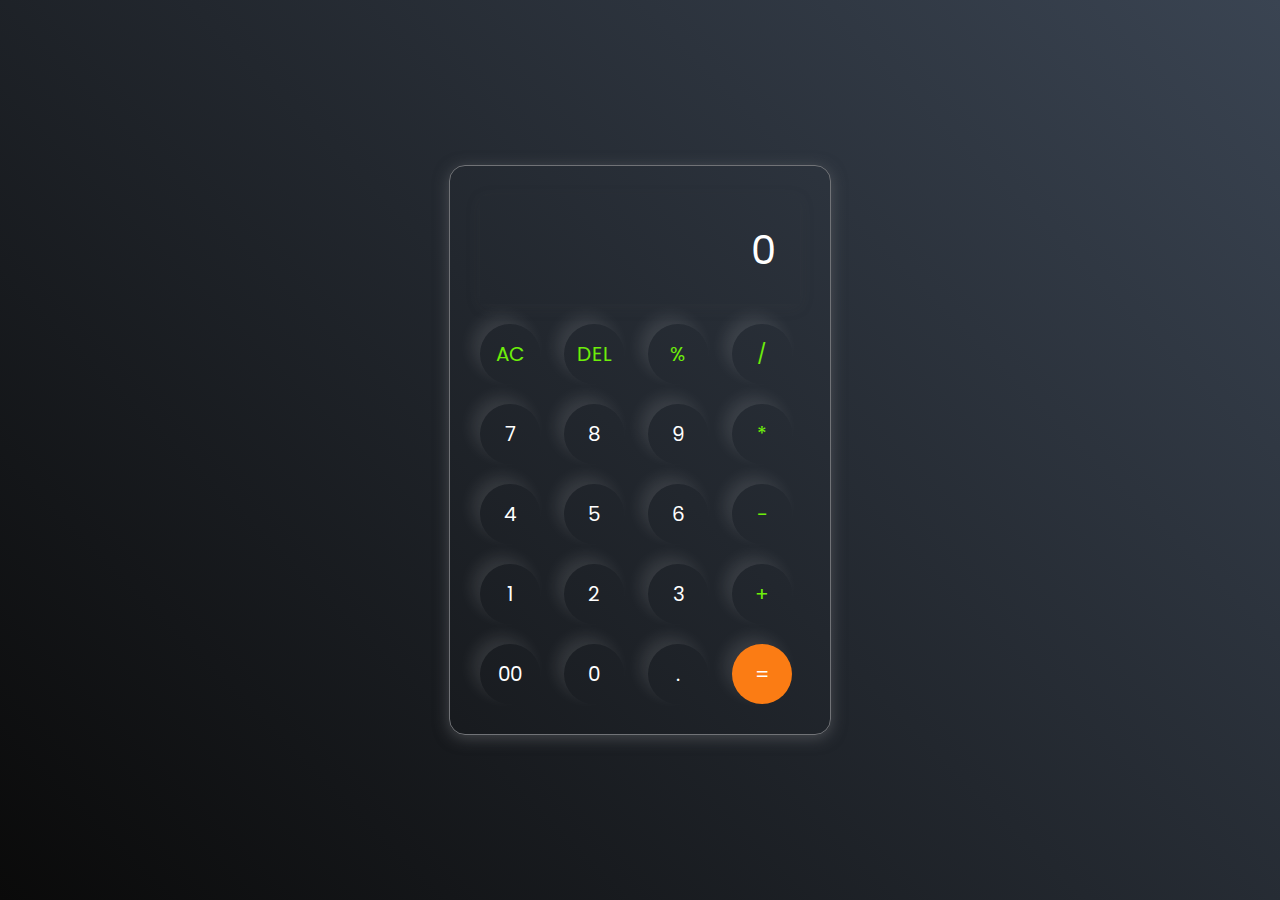
<file: Calculator/index.html>
<!DOCTYPE html>
<html lang="en">
<head>
  <meta charset="UTF-8">
  <meta name="viewport" content="width=device-width, initial-scale=1.0">
  <link rel="stylesheet" href="style.css">
  <title>Calculator - Froggy</title>
  <link rel="stylesheet" href="https://stackpath.bootstrapcdn.com/bootstrap/5.0.0-alpha1/css/bootstrap.min.css" integrity="sha384-r4NyP46KrjDleawBgD5tp8Y7UzmLA05oM1iAEQ17CSuDqnUK2+k9luXQOfXJCJ4I" crossorigin="anonymous">
  <script src="https://cdn.jsdelivr.net/npm/popper.js@1.16.0/dist/umd/popper.min.js" integrity="sha384-Q6E9RHvbIyZFJoft+2mJbHaEWldlvI9IOYy5n3zV9zzTtmI3UksdQRVvoxMfooAo" crossorigin="anonymous"></script>
  <script src="https://stackpath.bootstrapcdn.com/bootstrap/5.0.0-alpha1/js/bootstrap.min.js" integrity="sha384-oesi62hOLfzrys4LxRF63OJCXdXDipiYWBnvTl9Y9/TRlw5xlKIEHpNyvvDShgf/" crossorigin="anonymous"></script>
</head>
<body>
       <section>
    <div class="container">
    <div class="calculator">
        <input type="text" id="inputBox" placeholder="0">
    
    <div> 
        <button class="button operator">AC</button>
        <button class="button operator">DEL</button>
        <button class="button operator">%</button>
        <button class="button operator">/</button>
        
    </div>
    <div> 
        <button class="button">7</button>
        <button class="button">8</button>
        <button class="button">9</button>
        <button class="button operator">*</button>
    </div>
    <div> 
        <button class="button">4</button>
        <button class="button">5</button>
        <button class="button">6</button>
        <button class="button operator">-</button>
    </div> 
    <div> 
        <button class="button">1</button>
        <button class="button">2</button>
        <button class="button">3</button>
        <button class="button operator">+</button>
    </div>
    <div> 
        <button class="button">00</button>
        <button class="button ">0</button>
        <button class="button">.</button>
        <button class="button equalBtn">=</button>
    </div>
   </div>
   </div>
</section>
<script src="script.js"></script>
</body>
</html>
</file>
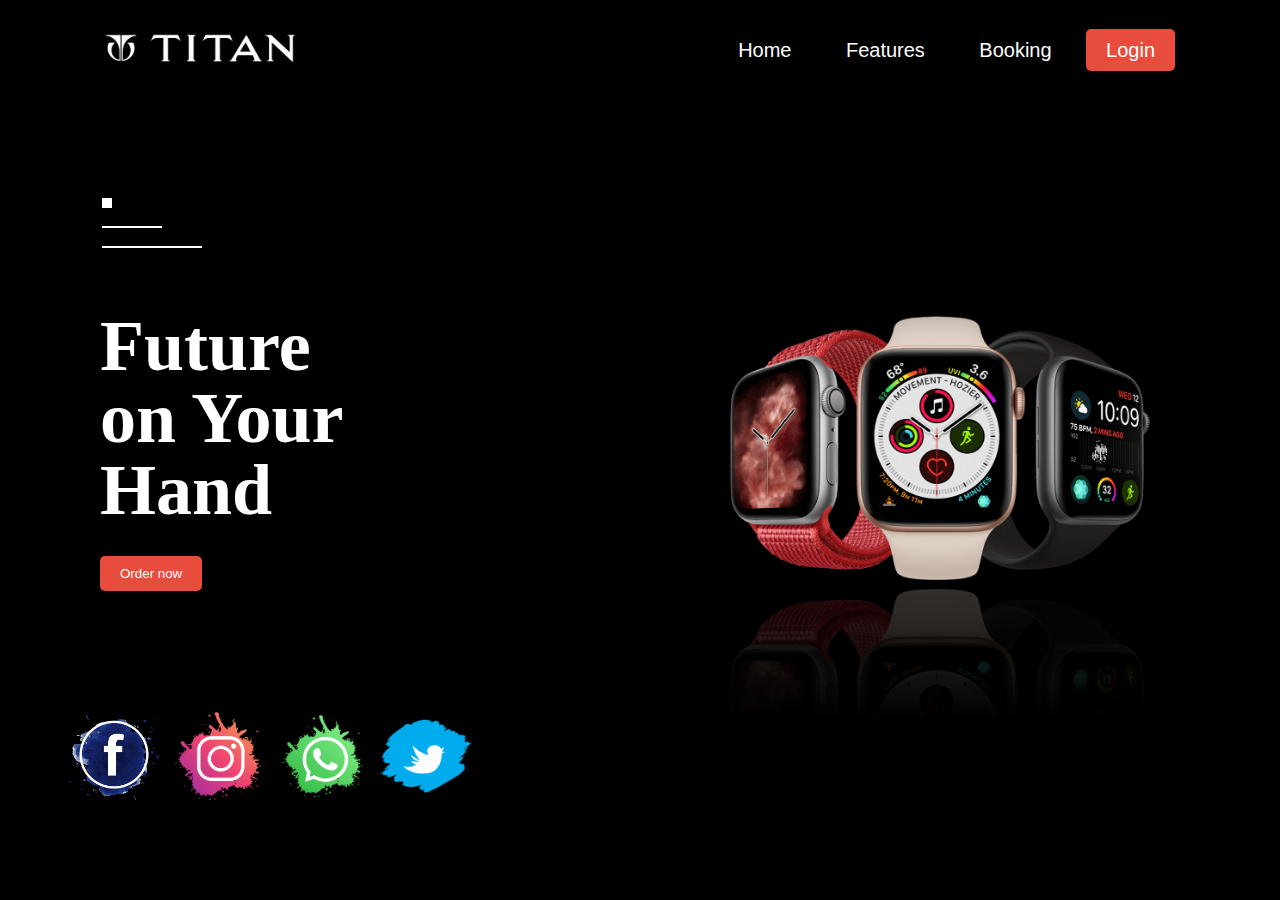
<file: Landing page/index.html>
<!DOCTYPE html>
<html lang="en">
<head>
  <meta charset="UTF-8">
  <meta name="viewport" content="width=device-width, initial-scale=1.0">
  <title>Animated Landing Page</title>
  <link rel="stylesheet" href="https://stackpath.bootstrapcdn.com/bootstrap/5.0.0-alpha1/css/bootstrap.min.css" integrity="sha384-r4NyP46KrjDleawBgD5tp8Y7UzmLA05oM1iAEQ17CSuDqnUK2+k9luXQOfXJCJ4I" crossorigin="anonymous">
  <script src="https://cdn.jsdelivr.net/npm/popper.js@1.16.0/dist/umd/popper.min.js" integrity="sha384-Q6E9RHvbIyZFJoft+2mJbHaEWldlvI9IOYy5n3zV9zzTtmI3UksdQRVvoxMfooAo" crossorigin="anonymous"></script>
  <link rel="stylesheet" href="watch.css">
  <link
  rel="stylesheet"
  href="https://cdnjs.cloudflare.com/ajax/libs/animate.css/4.1.1/animate.min.css"/>
 <script src="https://stackpath.bootstrapcdn.com/bootstrap/5.0.0-alpha1/js/bootstrap.min.js" integrity="sha384-oesi62hOLfzrys4LxRF63OJCXdXDipiYWBnvTl9Y9/TRlw5xlKIEHpNyvvDShgf/" crossorigin="anonymous">
  </script>
</head>

<header>
    <nav>
        <div class="logo">
            <img src="images/logow.png" width="200">
        </div>
        <div class="menu">
            <a href="#">Home</a>
            <a href="#">Features</a>
            <a href="#">Booking</a>
            <a href="#">Login</a>
        </div>
    </nav>
    <div class="line">
        <div class="box1"></div><br>
        <div class="box2"></div><br>
        <div class="box3"></div>
    </div>
    
    <div class="container">
        <div class="left animate__animated animate__jackInTheBox">
            <h1>Future<br> on Your Hand</h1>
            <button>Order now</button>
        </div>
        <div class="right">
            <img src="images/wat3.png" class="left animate__animated animate__lightSpeedInLeft">
        </div>
    </div>
    <div class="s-icon left animate__animated animate__lightSpeedInLeft animate__delay-2s">
        <img src="images/icon1.png" alt="">
        <img src="images/icon2.png" alt="">
        <img src="images/icon3.png" alt="">
        <img src="images/icon4.png" alt="">
    </div>




</header>
</body>
</html>
</file>
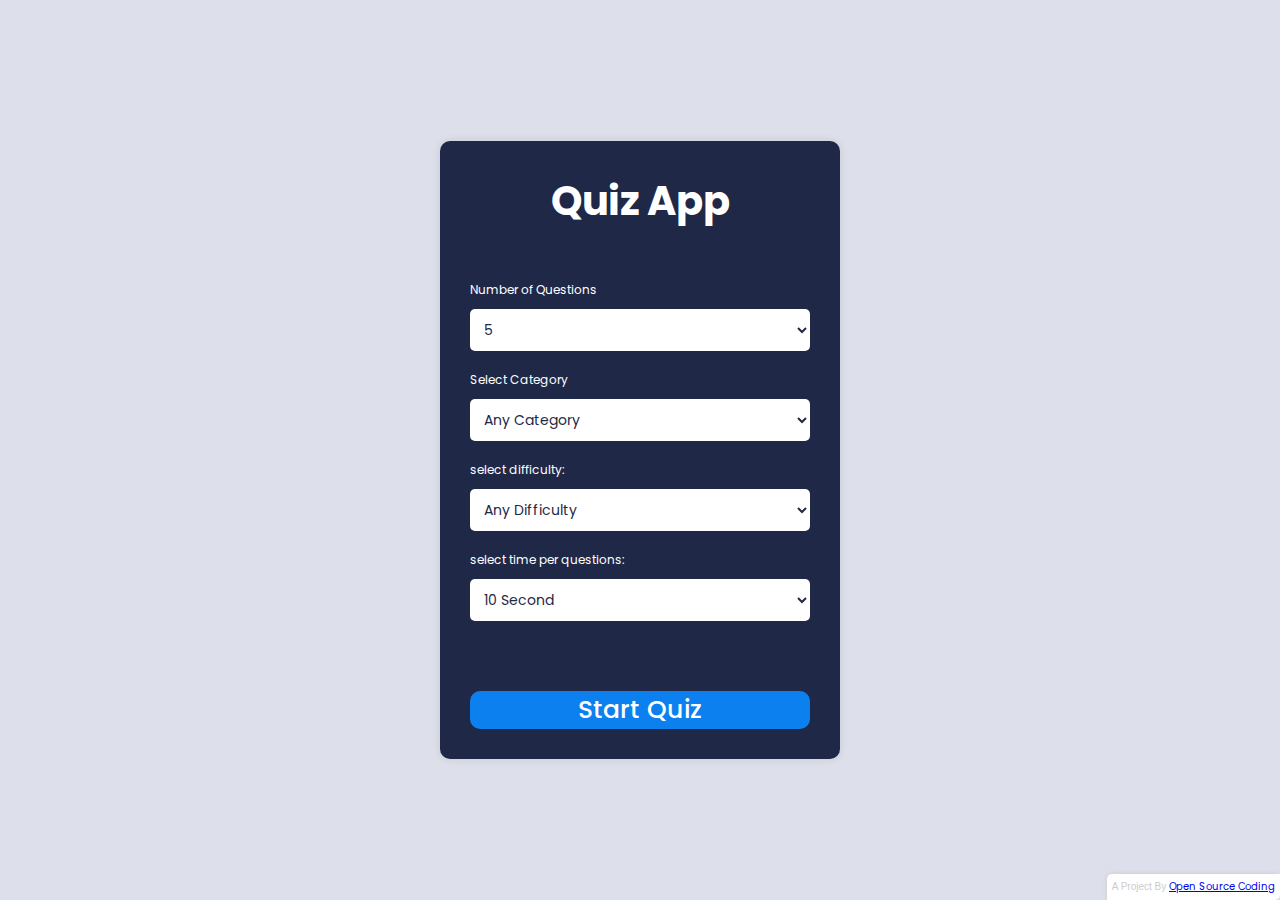
<file: online Quiz Makes/index.html>
<!DOCTYPE html>
<html lang="en">
<head>
  <meta charset="UTF-8">
  <meta http-equiv="X-UA-Compatible" content="IE-edge">
  <meta name="viewport" content="width=device-width, initial-scale=1.0">
  <link
      rel="stylesheet"
      href="https://cdnjs.cloudflare.com/ajax/libs/font-awesome/6.2.1/css/all.min.css"
      integrity="sha512-MV7K8+y+gLIBoVD59lQIYicR65iaqukzvf/nwasF0nqhPay5w/9lJmVM2hMDcnK1OnMGCdVK+iQrJ7lzPJQd1w=="
      crossorigin="anonymous"
      referrerpolicy="no-referrer"
    />
  <link rel="stylesheet" href="style.css">
  
  <title>Quiz-APP</title>
</head>
<body>
    <div class="container">
        <div class="start-screen">
            <h1 class="heading">Quiz App</h1>
            <div class="settings">
            <label for="num-questions">Number of Questions</label>
            <select id="num-questions">
             <option value="5">5</option>
            <option value="10">10</option>
            <option value="15">15</option>
            <option value="20">20</option>
            <option value="25">25</option>
            <option value="30">30</option>
        </select>
        <label for="category">Select Category</label>
            <select id="category">
             <option value="">any category</option>
            <option value="9">general knowledge</option>
            <option value="10">books</option>
            <option value="11">films</option>
            <option value="12">music</option>
            <option value="14">television</option>
            <option value="15">video games</option>
            <option value="16">board gamed</option>
            <option value="17">science & nature</option>
            <option value="18">computer</option>
            <option value="19">Mathrmatics</option>
            <option value="20">mythology</option>
            <option value="21">sports</option>
            <option value="22">geography</option>
            <option value="23">history</option>
            <option value="24">politics</option>
            <option value="25">art</option>
            <option value="28">vehicle</option>
        </select>
        <label for="difficulty">select difficulty:</label>
        <select id="difficulty">
         <option value="">any difficulty</option>
        <option value="easy">easy</option>
        <option value="medium">medium</option>
        <option value="hard">hard</option>   
    </select>
    <label for="time">select time per questions:</label>
    <select  id="time">
     <option value="10">10 second</option>
    <option value="15">15 second</option>
    <option value="20">20 second</option>
    <option value="25">25 second</option>
    <option value="30">30 second</option>
    <option value="60">60 second</option>
</select>
        </div>
   <button class="btn start">Start Quiz</button>
    </div>
    <div class="quiz hide">
        <div class="timer">
        <div class="progress">
            <div class="progress-bar"></div>
            <span class="progress-text"></span>
        </div>
    </div>
    <div class="question-wrapper">
        <div class="number">
            Question <span class="current">1</span
                ><span class="total">/10</span>
        </div>
        <div class="question">This is a Question?</div>
        </div>
        <div class="answer-wrapper">
            <div class="answer selected">
                <span class="text">answer</span>
                <span class="checkbox">
                    <i class="fas fa-check"></i>
                </span>
            </div>
        </div>
    
        <button class="btn submit" disabled>Submit</button>
    <button class="btn next">Next</button>
    </div>
    <div class="end-screen hide">
        <h1 class="heading">Quiz App</h1>
        <div class="score">
            <span class="score-text">Your Score:</span>
            <div>
                <span class="final-score">0</span>
                <span class="total-score">10</span>
            </div>
            </div>
            <button class="btn restart">Restart Quiz</button>
        </div>
       
    </div>
 

<script src="script.js"></script>
</body>
</html>
</file>
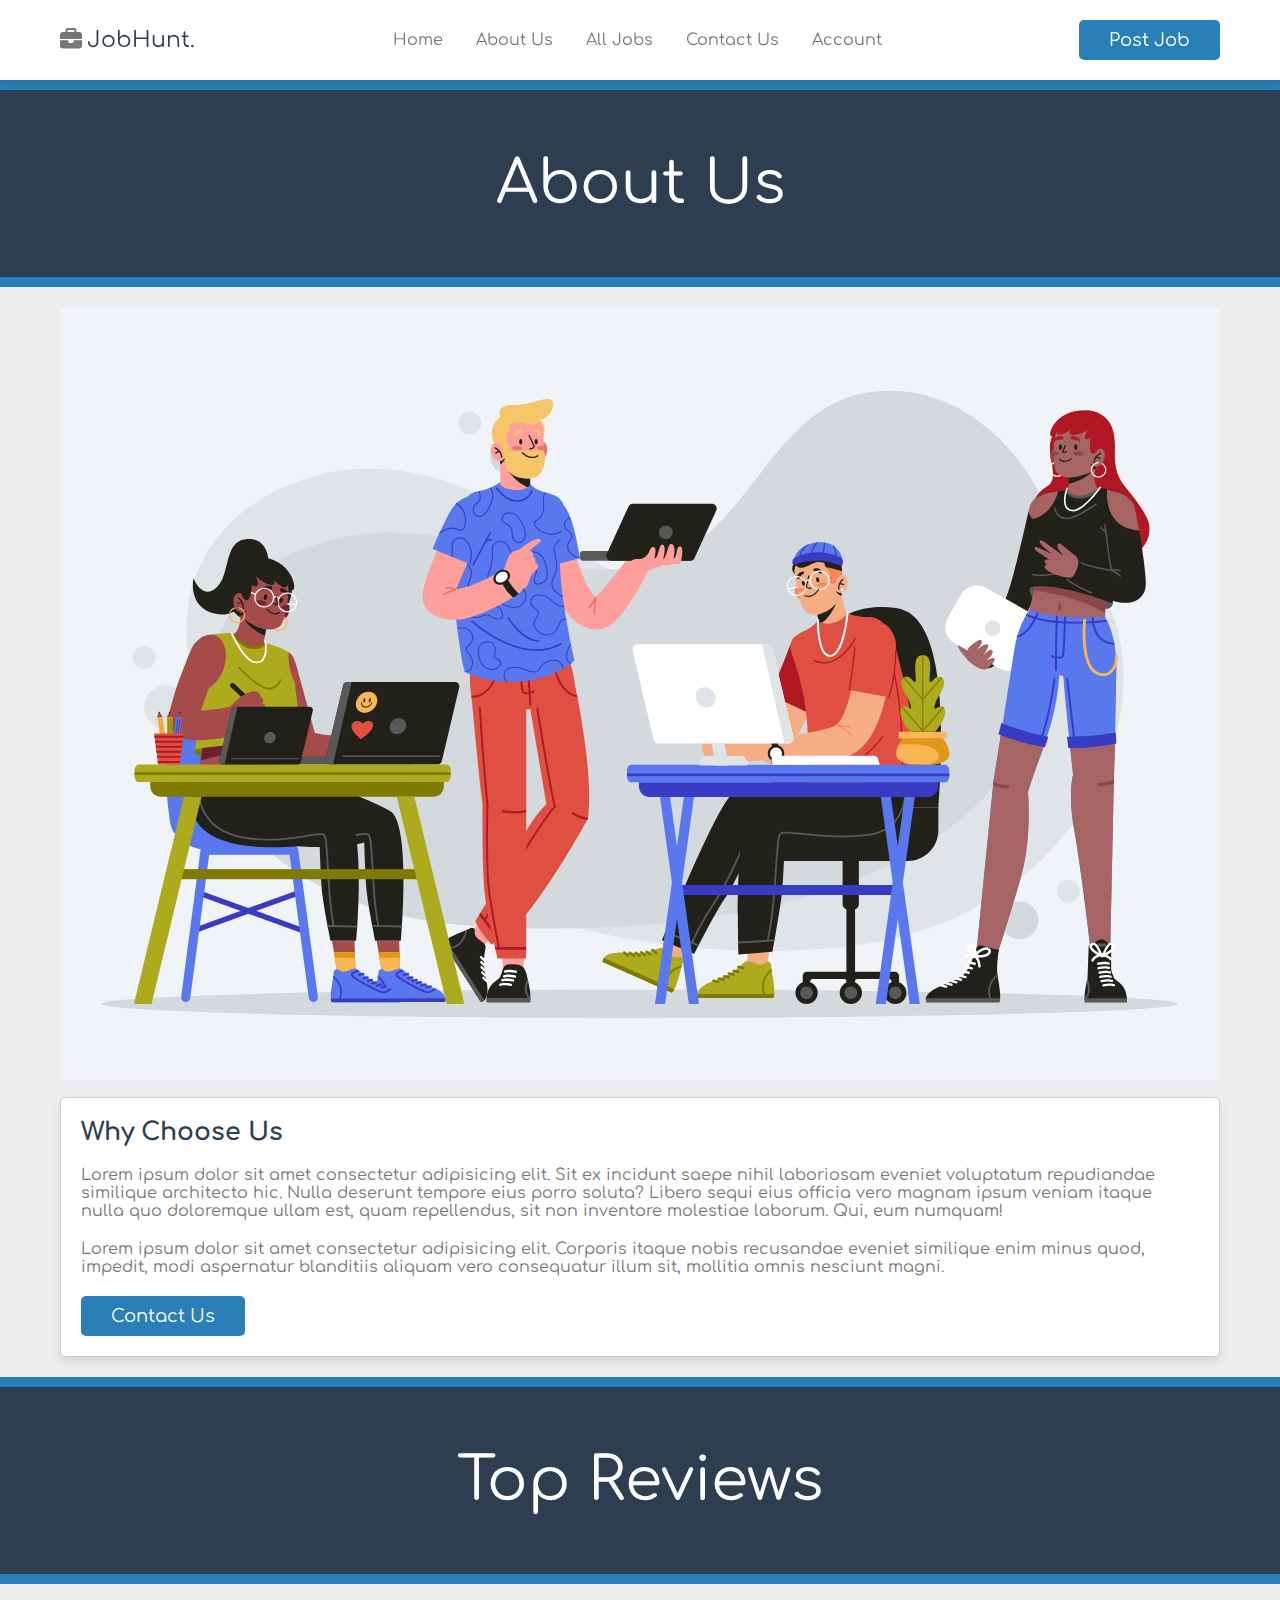
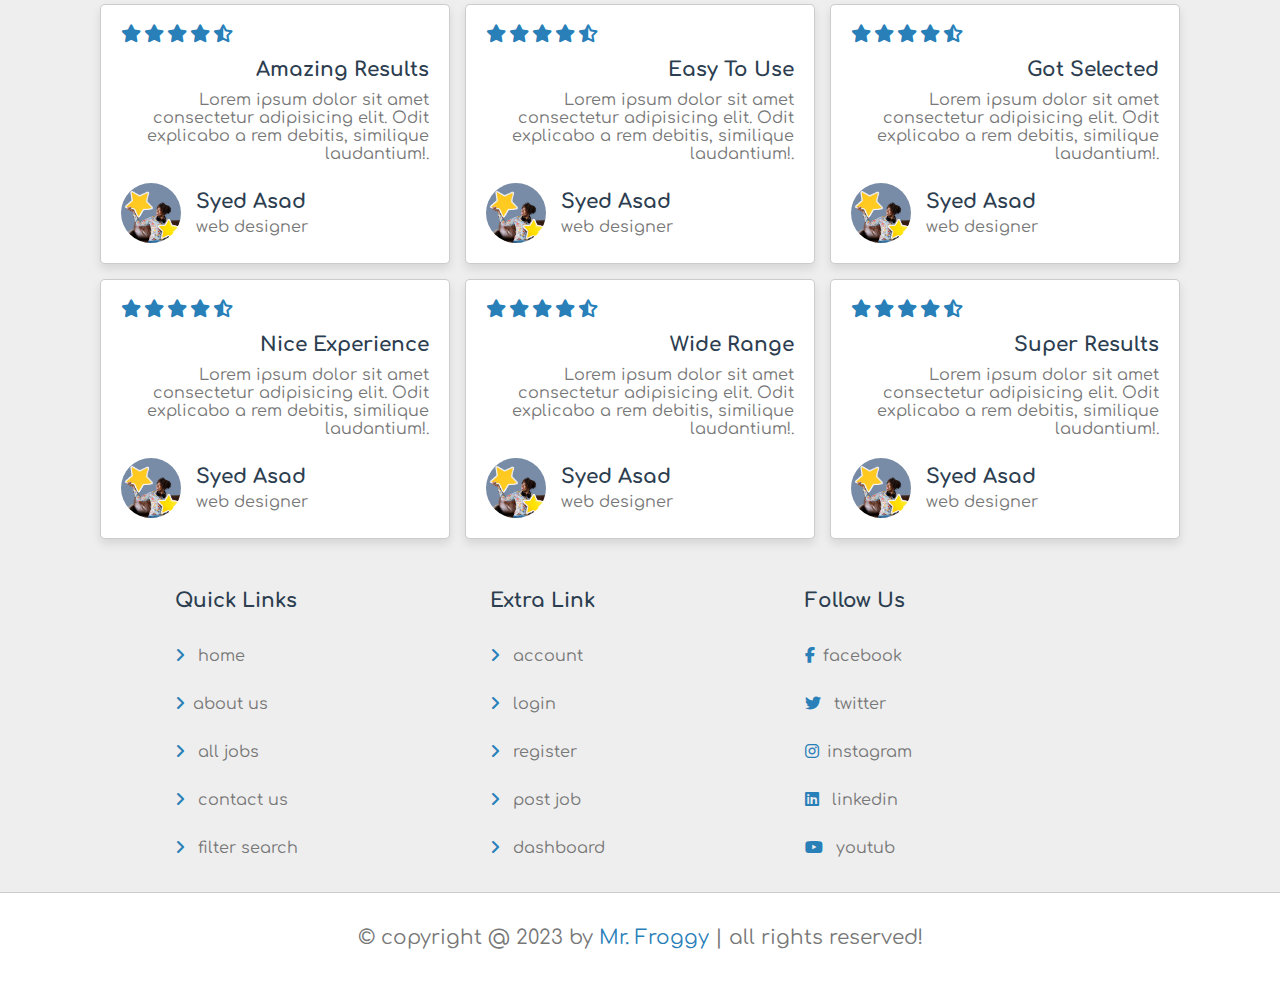
<file: Job Board page/about.html>
<!DOCTYPE html>
<html lang="en">
<head>
  <meta charset="UTF-8">
  <meta name="viewport" content="width=device-width, initial-scale=1.0">
  <title>About</title> 
  <!--custom css file link -->
 <link rel="stylesheet" href="style.css">
</head>
<body>
<!----Header section starts -->
   <header class="header">

    <section class="flex">

     <div id="menu-btn" class="fas fa-bars-staggered"></div>

      <a href="home.html" class="logo"><i class="fas fa-briefcase"></i>JobHunt.</a>

      <nav class="navbar">
        <a href="home.html">home</a>
        <a href="about.html">about us</a>
        <a href="jobs.html">all jobs</a>
        <a href="contact.html">contact us</a>
        <a href="login.html">account</a>
      </nav>

      <a href="#" class="btn" style="margin-top: 0;"> post job </a>
    </section>
   </header>
    <!-- header section ends -->

    <!-- about us section starts -->
    <div class="section-title">about us</div>
    <section class="about">
        <img src="images/about-us.svg" alt="">
        <div class="box">
            <h3>why choose us</h3>
            <p>Lorem ipsum dolor sit amet consectetur adipisicing elit. Sit ex incidunt saepe nihil laboriosam eveniet voluptatum repudiandae similique architecto hic. Nulla deserunt tempore eius porro soluta? Libero sequi eius officia vero magnam ipsum veniam itaque nulla quo doloremque ullam est, quam repellendus, sit non inventore molestiae laborum. Qui, eum numquam!</p>
            <p>Lorem ipsum dolor sit amet consectetur adipisicing elit. Corporis itaque nobis recusandae eveniet similique enim minus quod, impedit, modi aspernatur blanditiis aliquam vero consequatur illum sit, mollitia omnis nesciunt magni.</p>
            <a href="contact.html" class="btn">Contact Us</a>
        </div>


    </section>

<!-- about us section ends -->



<!-- reviews section starts -->

<div class="section-title">top reviews</div>

<section class="reviews">
<div class="box-container">

    <div class="box">
        <div class="stars">
            <i class="fas fa-star"></i>
            <i class="fas fa-star"></i>
            <i class="fas fa-star"></i>
            <i class="fas fa-star"></i>
            <i class="fas fa-star-half-alt"></i>
        </div>
        <h3 class="title">amazing results</h3>
        <p>Lorem ipsum dolor sit amet consectetur adipisicing elit. Odit explicabo a rem debitis, similique laudantium!.</p>
        <div class="user">
            <img src="images/pic-1.png" alt="">
            <div>
            <h3>Syed Asad</h3>
            <span>web designer</span>
            </div>
         </div>
        </div>
        <div class="box">
            <div class="stars">
                <i class="fas fa-star"></i>
                <i class="fas fa-star"></i>
                <i class="fas fa-star"></i>
                <i class="fas fa-star"></i>
                <i class="fas fa-star-half-alt"></i>
            </div>
            <h3 class="title">easy to use</h3>
            <p>Lorem ipsum dolor sit amet consectetur adipisicing elit. Odit explicabo a rem debitis, similique laudantium!.</p>
            <div class="user">
                <img src="images/pic-1.png" alt="">
                <div>
                <h3>Syed Asad</h3>
                <span>web designer</span>
             </div>
            </div>

        </div>
        <div class="box">
            <div class="stars">
                <i class="fas fa-star"></i>
                <i class="fas fa-star"></i>
                <i class="fas fa-star"></i>
                <i class="fas fa-star"></i>
                <i class="fas fa-star-half-alt"></i>
            </div>
            <h3 class="title">got selected</h3>
            <p>Lorem ipsum dolor sit amet consectetur adipisicing elit. Odit explicabo a rem debitis, similique laudantium!.</p>
            <div class="user">
                <img src="images/pic-1.png" alt="">
                <div>
                <h3>Syed Asad</h3>
                <span>web designer</span>
             </div>
            </div>
            </div>
            <div class="box">
                <div class="stars">
                    <i class="fas fa-star"></i>
                    <i class="fas fa-star"></i>
                    <i class="fas fa-star"></i>
                    <i class="fas fa-star"></i>
                    <i class="fas fa-star-half-alt"></i>
                </div>
                <h3 class="title">nice experience</h3>
                <p>Lorem ipsum dolor sit amet consectetur adipisicing elit. Odit explicabo a rem debitis, similique laudantium!.</p>
                <div class="user">
                    <img src="images/pic-1.png" alt="">
                    <div>
                    <h3>Syed Asad</h3>
                    <span>web designer</span>
                 </div>
                </div>
    
            </div>
            <div class="box">
                <div class="stars">
                    <i class="fas fa-star"></i>
                    <i class="fas fa-star"></i>
                    <i class="fas fa-star"></i>
                    <i class="fas fa-star"></i>
                    <i class="fas fa-star-half-alt"></i>
                </div>
                <h3 class="title">wide range</h3>
                <p>Lorem ipsum dolor sit amet consectetur adipisicing elit. Odit explicabo a rem debitis, similique laudantium!.</p>
                <div class="user">
                    <img src="images/pic-1.png" alt="">
                    <div>
                    <h3>Syed Asad</h3>
                    <span>web designer</span>
                 </div>
                </div>
    
            </div>
            <div class="box">
                <div class="stars">
                    <i class="fas fa-star"></i>
                    <i class="fas fa-star"></i>
                    <i class="fas fa-star"></i>
                    <i class="fas fa-star"></i>
                    <i class="fas fa-star-half-alt"></i>
                </div>
                <h3 class="title">super results</h3>
                <p>Lorem ipsum dolor sit amet consectetur adipisicing elit. Odit explicabo a rem debitis, similique laudantium!.</p>
                <div class="user">
                    <img src="images/pic-1.png" alt="">
                    <div>
                    <h3>Syed Asad</h3>
                    <span>web designer</span>
                 </div>
                </div>
    
            </div>
        
  </div>
</section> 


<!-- reviews section ends -->

<!----footer section start -->
  <footer class="footer">
    <section class="grid">

      <div class="box">
        <h3>quick links</h3>
        <a href="home.html"><i class="fas fa-angle-right"></i> home</a>
        <a href="about.html"><i class="fas fa-angle-right"></i>about us</a>
        <a href="jobs.html"><i class="fas fa-angle-right"></i> all jobs</a>
        <a href="contact.html"><i class="fas fa-angle-right"></i> contact us</a>
        <a href=""><i class="fas fa-angle-right"></i> filter search</a>
      </div>
      <div class="box">
        <h3>extra link</h3>
        <a href=""><i class="fas fa-angle-right"></i> account</a>
        <a href="login.html"><i class="fas fa-angle-right"></i> login</a>
        <a href="register.html"><i class="fas fa-angle-right"></i> register</a>
        <a href="#"><i class="fas fa-angle-right"></i> post job</a>
        <a href="#"><i class="fas fa-angle-right"></i> dashboard</a>
      </div>

      <div class="box">
        <h3>follow us</h3>
        <a href="#"><i class="fab fa-facebook-f"></i>facebook</a>
        <a href="#"><i class="fab fa-twitter"></i> twitter</a>
        <a href="#"><i class="fab fa-instagram"></i>instagram</a>
        <a href="#"><i class="fab fa-linkedin"></i> linkedin</a>
        <a href="#"><i class="fab fa-youtube"></i> youtub</a>


      </div>
    </section>
     <div class="credit">&copy; copyright @ 2023 by <span>Mr. Froggy</span> | all rights reserved!</div>

  </footer>


<!----footer section Ends -->


<!-- custom js file link-->
<script src="js/script.js"></script>

</body>
</html>
</file>
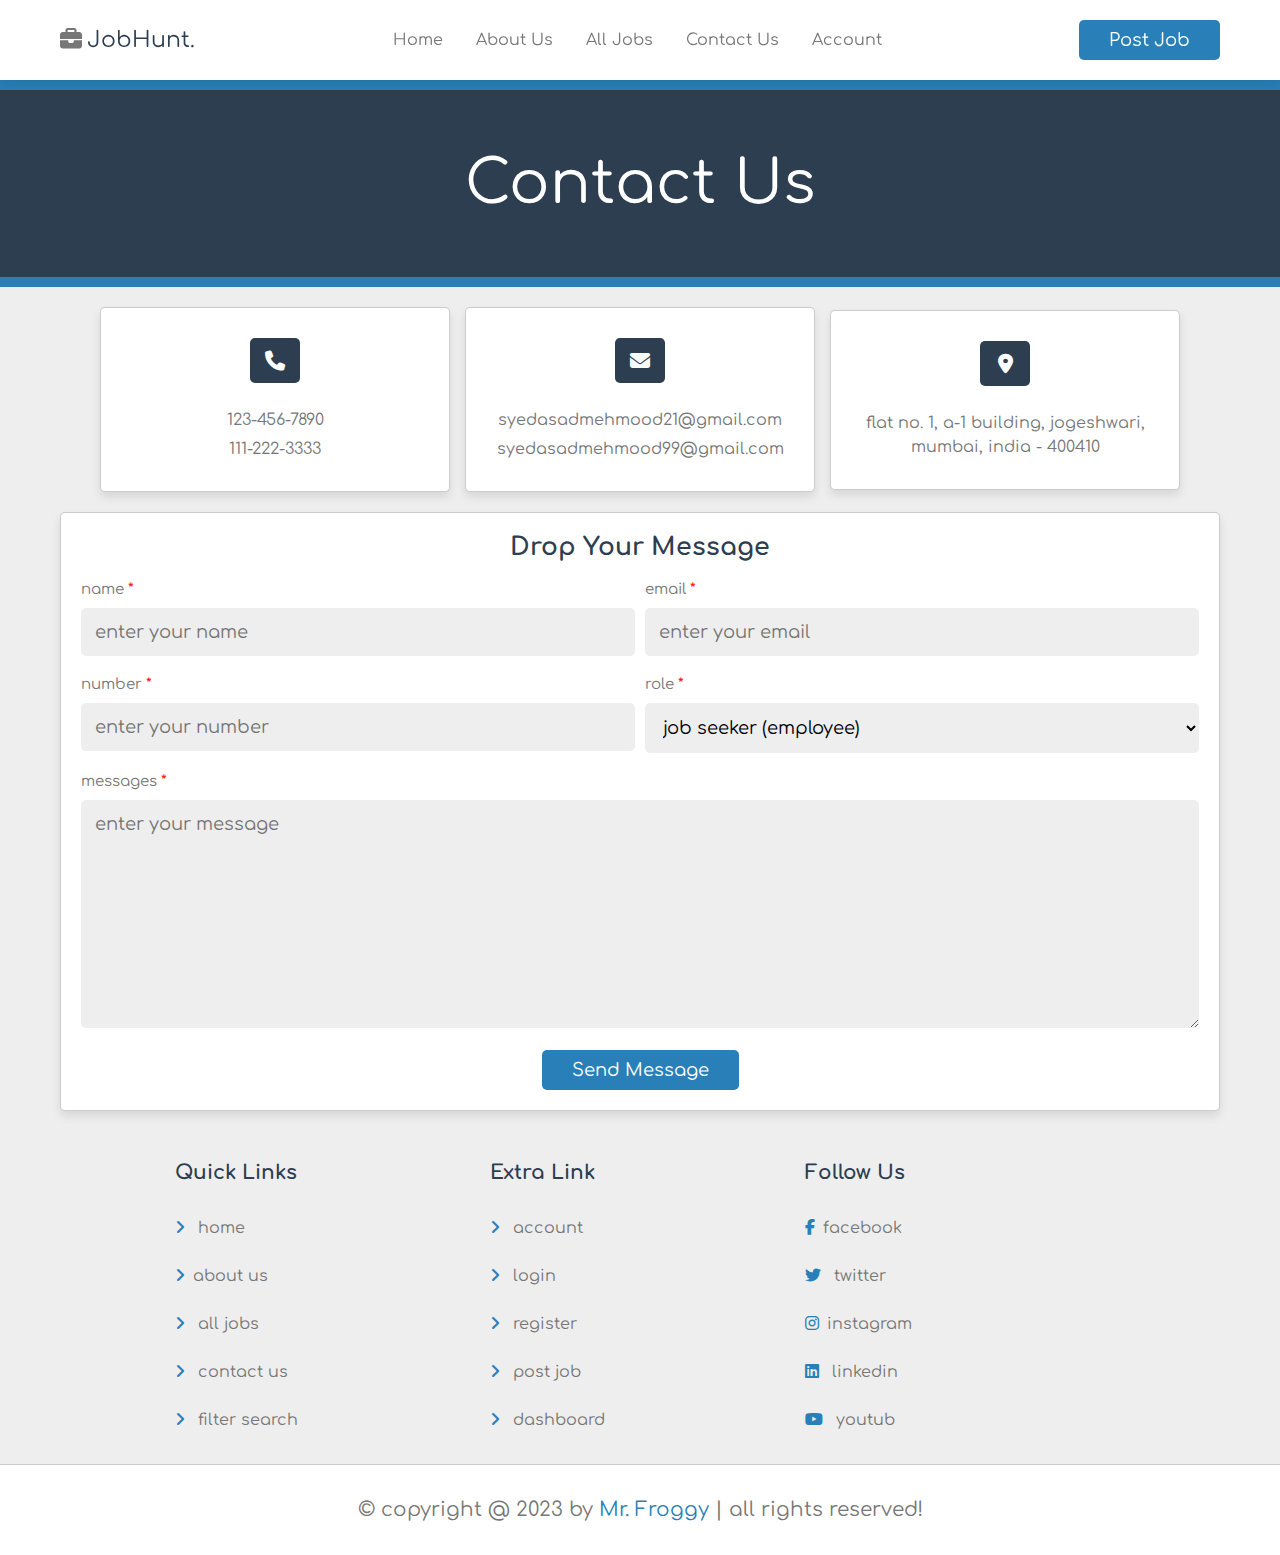
<file: Job Board page/contact.html>
<!DOCTYPE html>
<html lang="en">
<head>
  <meta charset="UTF-8">
  <meta name="viewport" content="width=device-width, initial-scale=1.0">
  <title>Contact us</title> 
  <!--custom css file link -->
 <link rel="stylesheet" href="style.css">
</head>
<body>
<!----Header section starts -->
   <header class="header">

    <section class="flex">

     <div id="menu-btn" class="fas fa-bars-staggered"></div>

      <a href="home.html" class="logo"><i class="fas fa-briefcase"></i>JobHunt.</a>

      <nav class="navbar">
        <a href="home.html">home</a>
        <a href="about.html">about us</a>
        <a href="jobs.html">all jobs</a>
        <a href="contact.html">contact us</a>
        <a href="login.html">account</a>
      </nav>

      <a href="#" class="btn" style="margin-top: 0;"> post job </a>
    </section>
   </header>

 <!-- header section ends -->

   <!-- contact us section starts -->

   <div class="section-title">contact us</div>
   <section class="contact">
    <div class="box-container">
        <div class="box">
            <i class="fas fa-phone"></i>
            <a href="tel:1234567890">123-456-7890</a>
            <a href="tel:1112223333">111-222-3333</a>
         </div>
         <div class="box">
            <i class='fas fa-envelope'></i>
            <a href="mailto:syedasadmehmood21@gmail.com">syedasadmehmood21@gmail.com</a>
            <a href="mailto:syedasadmehmood99@gmail.com">syedasadmehmood99@gmail.com</a>
           
     
     
          </div>
     
     

     <div class="box">
     <i class="fas fa-map-marker-alt"></i>
      <a href="#">flat no. 1, a-1 building, jogeshwari, mumbai, india - 400410</a>
     </div>
    
    </div>
    <form action="" method="post">
        <h3>drop your message</h3>
        <div class="flex">
            <div class="box">
                <p>name <span>*</span></p>
                <input type="text" name="name" required maxlength="20" placeholder="enter your name" class="input">
            </div>
            <div class="box">
                <p>email <span>*</span></p>
                <input type="text" email="email" required maxlength="50" placeholder="enter your email" class="input">
            </div>
            <div class="box">
                <p>number <span>*</span></p>
                <input type="number" name="number" required minlength="0" max="99999999999" maxlength="20" placeholder="enter your number" class="input">
            </div>
            <div class="box">
                <p>role <span>*</span></p>
               <select name="role" class="input">
                <option value="employee">job seeker (employee)</option>
                <option value="employeer">job provider(employeer)</option>
               </select>
            </div>
        </div>
        <p>messages <span>*</span></p>
        <textarea name="message" class="input" required maxlength="1000" placeholder="enter your message" cols="30" rows="10"></textarea>
        <input type="submit" value="send message" name="send" class="btn">
    </form>

   </section>


     <!-- contact us section ends -->









<!----footer section start -->
  <footer class="footer">
    <section class="grid">

      <div class="box">
        <h3>quick links</h3>
        <a href="home.html"><i class="fas fa-angle-right"></i> home</a>
        <a href="about.html"><i class="fas fa-angle-right"></i>about us</a>
        <a href="jobs.html"><i class="fas fa-angle-right"></i> all jobs</a>
        <a href="contact.html"><i class="fas fa-angle-right"></i> contact us</a>
        <a href=""><i class="fas fa-angle-right"></i> filter search</a>
      </div>
      <div class="box">
        <h3>extra link</h3>
        <a href=""><i class="fas fa-angle-right"></i> account</a>
        <a href="login.html"><i class="fas fa-angle-right"></i> login</a>
        <a href="register.html"><i class="fas fa-angle-right"></i> register</a>
        <a href="#"><i class="fas fa-angle-right"></i> post job</a>
        <a href="#"><i class="fas fa-angle-right"></i> dashboard</a>
      </div>

      <div class="box">
        <h3>follow us</h3>
        <a href="#"><i class="fab fa-facebook-f"></i>facebook</a>
        <a href="#"><i class="fab fa-twitter"></i> twitter</a>
        <a href="#"><i class="fab fa-instagram"></i>instagram</a>
        <a href="#"><i class="fab fa-linkedin"></i> linkedin</a>
        <a href="#"><i class="fab fa-youtube"></i> youtub</a>


      </div>
    </section>
     <div class="credit">&copy; copyright @ 2023 by <span>Mr. Froggy</span> | all rights reserved!</div>

  </footer>


<!----footer section Ends -->


<!-- custom js file link-->
<script src="js/script.js"></script>

</body>
</html>
</file>
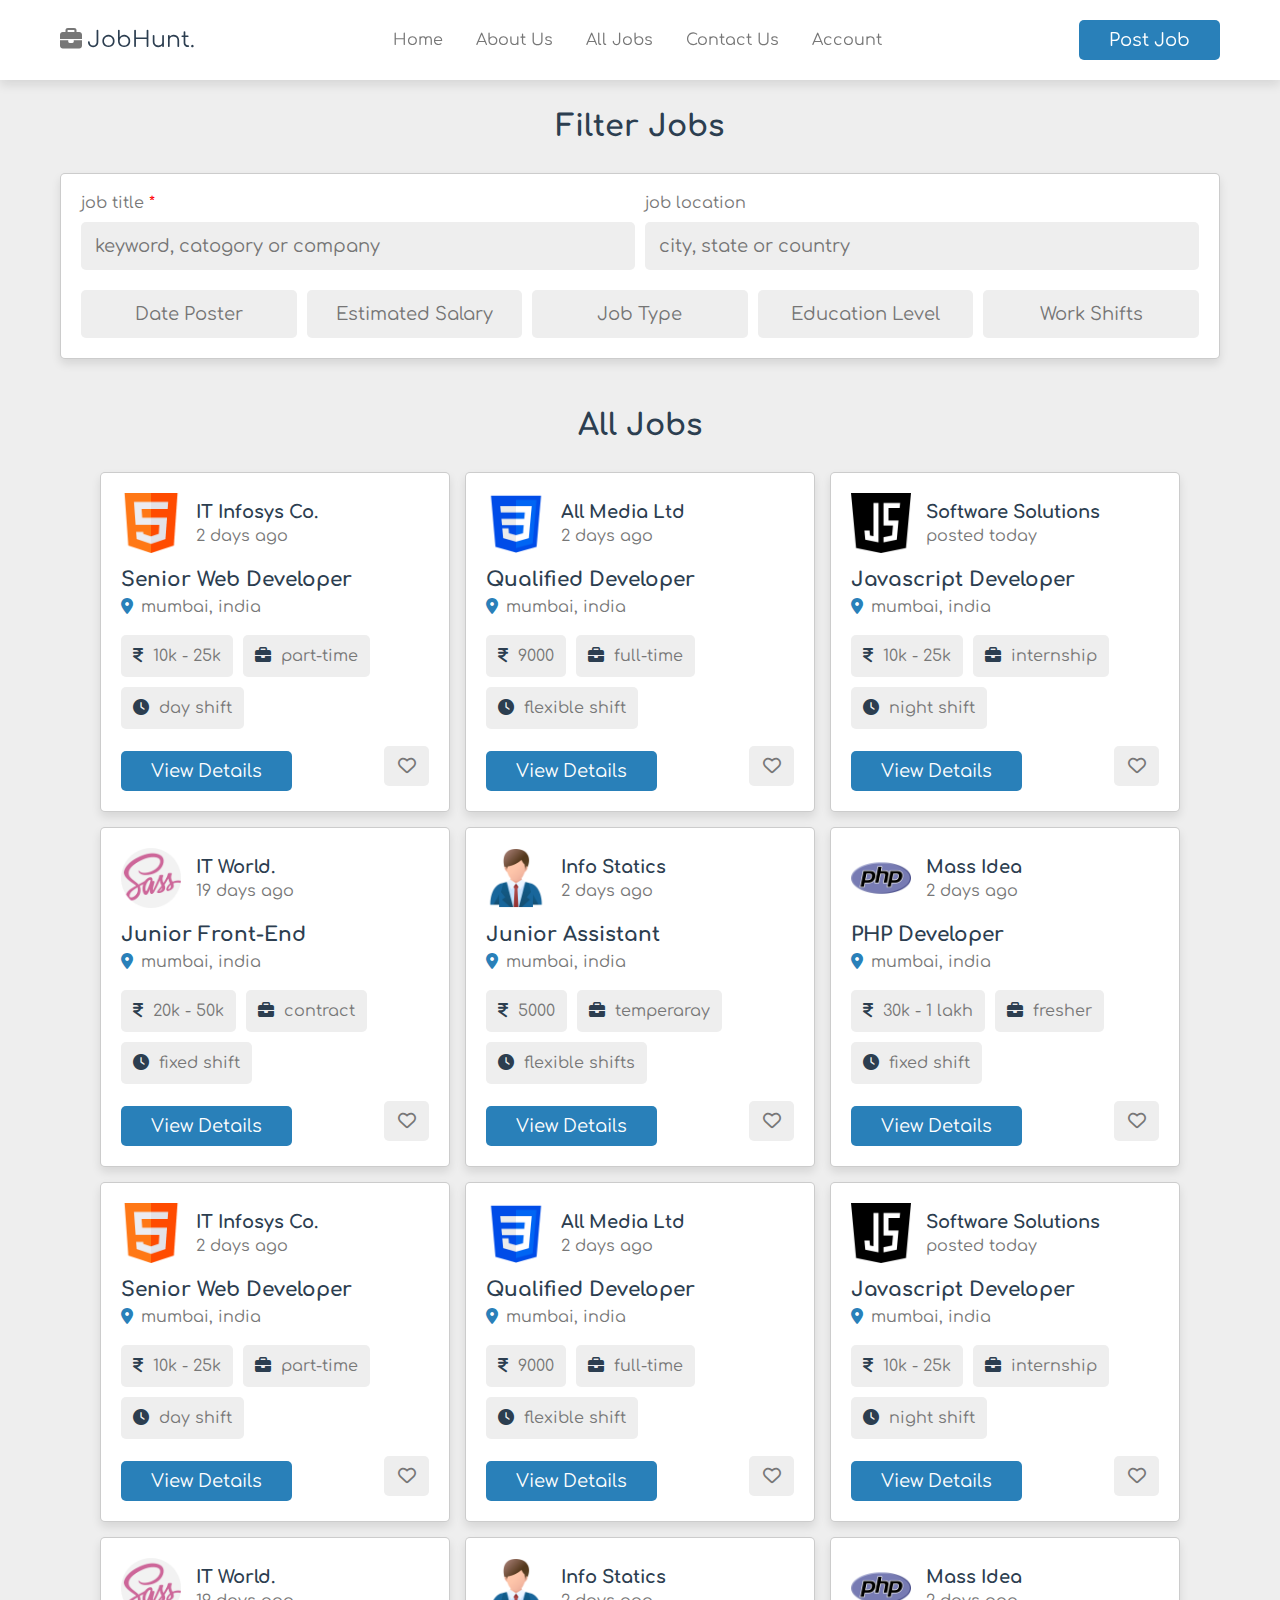
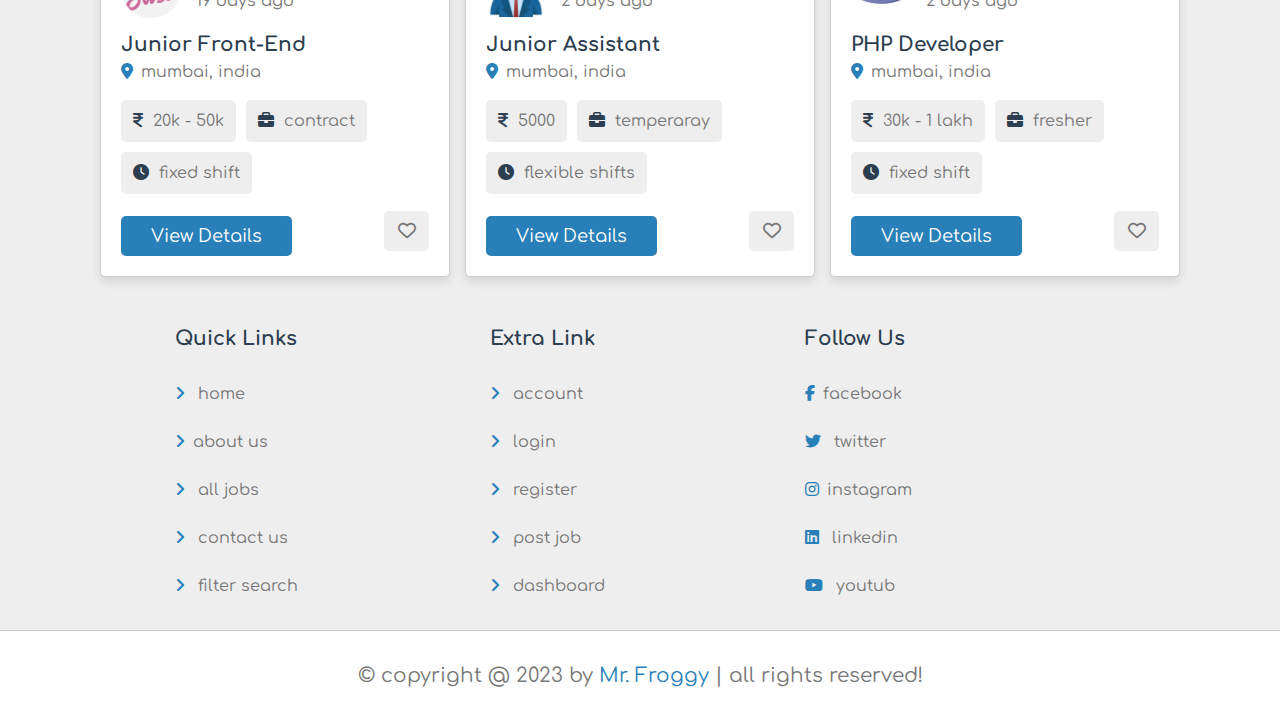
<file: Job Board page/jobs.html>
<!DOCTYPE html>
<html lang="en">
<head>
  <meta charset="UTF-8">
  <meta name="viewport" content="width=device-width, initial-scale=1.0">
  <title>All Jobs</title> 
  <!--custom css file link -->
 <link rel="stylesheet" href="style.css">
</head>
<body>
<!----Header section starts -->
   <header class="header">

    <section class="flex">

     <div id="menu-btn" class="fas fa-bars-staggered"></div>

      <a href="home.html" class="logo"><i class="fas fa-briefcase"></i>JobHunt.</a>

      <nav class="navbar">
        <a href="home.html">home</a>
        <a href="about.html">about us</a>
        <a href="jobs.html">all jobs</a>
        <a href="contact.html">contact us</a>
        <a href="login.html">account</a>
      </nav>

      <a href="#" class="btn" style="margin-top: 0;"> post job </a>
    </section>
   </header>
 <!-- header section ends -->

 <!-- job filter section starts -->
   <section class="job-filter">
    <h1 class="heading">filter jobs</h1>
    <form action="" method="post">
        <div class="flex">
            <div class="box">
                <p>job title <span>*</span></p>
                <input type="text" name="title" placeholder="keyword, catogory or company" required maxlength="20" class="input">
            </div>
            <div class="box">
                <p>job location </p>
        <input type="text" name="location" placeholder="city, state or country" required maxlength="50" class="input">
            </div>
         </div>
            <div class="dropdown-container">
                <div class="dropdown">
                    <input type="text" readonly placeholder="date poster" name="date" maxlength="20" class="output">
                    <div class="lists">
                        <p class="items">today</p>
                        <p class="items">3 days ago</p>
                        <p class="items">7 days ago</p>
                        <p class="items">10 days ago</p>
                        <p class="items">15 days ago</p>
                        <p class="items">30 days ago</p>
                       </div>
                       </div>
                     <div class="dropdown">
                        <input type="text" readonly placeholder="estimated salary" name="date" maxlength="20" class="output">
                        <div class="lists">
                            <p class="items">1k or less</p>
                            <p class="items">1k - 5k</p>
                            <p class="items">5k - 10k</p>
                            <p class="items">10k - 20k</p>
                            <p class="items">20k - 30k</p>
                            <p class="items">30k - 40k</p>
                             <p class="items">40k - 50k</p>
                             <p class="items">50k - i lakk</p>
                             <p class="items">1 lakh - 5 lakh</p>
                             <p class="items">5 lakh - 10 lakh</p>
                             <p class="items">10 lakh - 20 lakh</p>
                             <p class="items">20 lakh - 50 lakh</p>
                             <p class="items">50 lakh - 1 corore</p>
                             <p class="items">1 corore - 5 corore</p>
                             <p class="items">1 corore - 5 corore</p>
                             <p class="items">5 corore - 10 corore</p> <p class="items">10 corore or more</p>
                           
                       </div>  
                    </div>
                       
                        <div class="dropdown">
                            <input type="text" readonly placeholder="job type" name="date" maxlength="20" class="output">
                            <div class="lists">
                                <p class="items">full time</p>
                                <p class="items">part time</p>
                                <p class="items">internship</p>
                                <p class="items">contract</p>
                                <p class="items">temperary</p>
                                <p class="items">fresher</p>
                           </div>    
                          
                </div>
                <div class="dropdown">
                    <input type="text" readonly placeholder="education level" name="date" maxlength="20" class="output">
                    <div class="lists">
                        <p class="items">10th pass</p>
                        <p class="items">12th pass</p>
                        <p class="items">bachelor's degree</p>
                        <p class="items">master's degree</p>
                        <p class="items">diploma</p>
                   </div>    
                  
                </div>
                    <div class="dropdown">
                        <input type="text" readonly placeholder="work shifts" name="date" maxlength="20" class="output">
                        <div class="lists">
                            <p class="items"> day shift</p>
                            <p class="items">night shft</p>
                            <p class="items">flexible shift</p>
                            <p class="items">fixed shift</p>
                          
                    </div>
            </div>

        </div>
    </form>
   </section>




  <!-- job filter section Ends -->

 <!-- all jobs section starts  -->

   <!-- job section start -->
   <section class="jobs-container">
    <h1 class="heading">all jobs</h1>
    <div class="box-container">
      <div class="box">
        <div class="company">
          <img src="images/icon1.png" alt="">
          <div>
            <h3>IT infosys co.</h3>
            <p> 2 days ago</p>
          </div>
        </div>
        <h3 class="job-title">senior web developer</h3>
        <p class="location"><i class="fas fa-map-marker-alt"></i>
       <span>mumbai, india</span> </p>
       <div class="tags">
        <p><i class="fas fa-indian-rupee-sign"></i> <span>10k - 25k</span> </p>
       <p><i class="fas fa-briefcase" ></i> <span>part-time</span></p>
       <p><i class="fas fa-clock" ></i> <span>day shift</span></p>
       </div>
       <div class="flex-btn">
        <a href="view_job.html" class="btn">view details</a>
        <button type="submit" class="far fa-heart" name="save"></button>
       </div>

       </div>
       <div class="box">
       <div class="company">
        <img src="images/icon2.png" alt="">
        <div>
          <h3>all media ltd</h3>
          <p> 2 days ago</p>
        </div>
      </div>
      <h3 class="job-title">qualified developer</h3>
      <p class="location"><i class="fas fa-map-marker-alt"></i>
     <span>mumbai, india</span> </p>
     <div class="tags">
      <p><i class="fas fa-indian-rupee-sign"></i> <span>9000</span> </p>
     <p><i class="fas fa-briefcase" ></i> <span>full-time</span></p>
     <p><i class="fas fa-clock" ></i> <span>flexible shift</span></p>
     </div>
     <div class="flex-btn">
      <a href="view_job.html" class="btn">view details</a>
      <button type="submit" class="far fa-heart" name="save"></button>
     </div>
     </div>
     <div class="box">
     <div class="company">
      <img src="images/icon3.png" alt="">
      <div>
        <h3>software solutions</h3>
        <p> posted today</p>
      </div>
    </div>
    <h3 class="job-title">javascript developer</h3>
    <p class="location"><i class="fas fa-map-marker-alt"></i>
   <span>mumbai, india</span> </p>
   <div class="tags">
    <p><i class="fas fa-indian-rupee-sign"></i> <span>10k - 25k</span> </p>
   <p><i class="fas fa-briefcase" ></i> <span>internship</span></p>
   <p><i class="fas fa-clock" ></i> <span>night shift</span></p>
   </div>
   <div class="flex-btn">
    <a href="view_job.html" class="btn">view details</a>
    <button type="submit" class="far fa-heart" name="save"></button>
   </div>

     </div>
     <div class="box">
       <div class="company">
        <img src="images/icon4.png" alt="">
        <div>
          <h3>IT World.</h3>
          <p> 19 days ago</p>
        </div>
      </div>
      <h3 class="job-title">junior front-end</h3>
      <p class="location"><i class="fas fa-map-marker-alt"></i>
     <span>mumbai, india</span> </p>
     <div class="tags">
      <p><i class="fas fa-indian-rupee-sign"></i> <span>20k - 50k</span> </p>
     <p><i class="fas fa-briefcase" ></i> <span>contract</span></p>
     <p><i class="fas fa-clock" ></i> <span>fixed shift</span></p>
     </div>
     <div class="flex-btn">
      <a href="view_job.html" class="btn">view details</a>
      <button type="submit" class="far fa-heart" name="save"></button>
      
     </div>

     </div>
     <div class="box">
       <div class="company">
        <img src="images/icon5.png" alt="">
        <div>
          <h3>info statics</h3>
          <p> 2 days ago</p>
        </div>
      </div>
      <h3 class="job-title">junior assistant</h3>
      <p class="location"><i class="fas fa-map-marker-alt"></i>
     <span>mumbai, india</span> </p>
     <div class="tags">
      <p><i class="fas fa-indian-rupee-sign"></i> <span>5000</span> </p>
     <p><i class="fas fa-briefcase" ></i> <span>temperaray</span></p>
     <p><i class="fas fa-clock" ></i> <span>flexible shifts</span></p>
     </div>
     <div class="flex-btn">
      <a href="view_job.html" class="btn">view details</a>
      <button type="submit" class="far fa-heart" name="save"></button>
      
        </div>
     </div>
     <div class="box">
       <div class="company">
        <img src="images/icon6.png" alt="">
        <div>
          <h3>mass idea</h3>
          <p> 2 days ago</p>
        </div>
      </div>
      <h3 class="job-title">PHP developer</h3>
      <p class="location"><i class="fas fa-map-marker-alt"></i>
     <span>mumbai, india</span> </p>
     <div class="tags">
      <p><i class="fas fa-indian-rupee-sign"></i> <span>30k - 1 lakh</span> </p>
     <p><i class="fas fa-briefcase" ></i> <span>fresher</span></p>
     <p><i class="fas fa-clock" ></i> <span>fixed shift</span></p>
     </div>
       <div class="flex-btn">
        <a href="view_job.html" class="btn">view details</a>
        <button type="submit" class="far fa-heart" name="save"></button>
      
      </div>

    </div>
    
    <div class="box">
        <div class="company">
          <img src="images/icon1.png" alt="">
          <div>
            <h3>IT infosys co.</h3>
            <p> 2 days ago</p>
          </div>
        </div>
        <h3 class="job-title">senior web developer</h3>
        <p class="location"><i class="fas fa-map-marker-alt"></i>
       <span>mumbai, india</span> </p>
       <div class="tags">
        <p><i class="fas fa-indian-rupee-sign"></i> <span>10k - 25k</span> </p>
       <p><i class="fas fa-briefcase" ></i> <span>part-time</span></p>
       <p><i class="fas fa-clock" ></i> <span>day shift</span></p>
       </div>
       <div class="flex-btn">
        <a href="view_job.html" class="btn">view details</a>
        <button type="submit" class="far fa-heart" name="save"></button>
       </div>

       </div>
       <div class="box">
       <div class="company">
        <img src="images/icon2.png" alt="">
        <div>
          <h3>all media ltd</h3>
          <p> 2 days ago</p>
        </div>
      </div>
      <h3 class="job-title">qualified developer</h3>
      <p class="location"><i class="fas fa-map-marker-alt"></i>
     <span>mumbai, india</span> </p>
     <div class="tags">
      <p><i class="fas fa-indian-rupee-sign"></i> <span>9000</span> </p>
     <p><i class="fas fa-briefcase" ></i> <span>full-time</span></p>
     <p><i class="fas fa-clock" ></i> <span>flexible shift</span></p>
     </div>
     <div class="flex-btn">
      <a href="view_job.html" class="btn">view details</a>
      <button type="submit" class="far fa-heart" name="save"></button>
     </div>
     </div>
     <div class="box">
     <div class="company">
      <img src="images/icon3.png" alt="">
      <div>
        <h3>software solutions</h3>
        <p> posted today</p>
      </div>
    </div>
    <h3 class="job-title">javascript developer</h3>
    <p class="location"><i class="fas fa-map-marker-alt"></i>
   <span>mumbai, india</span> </p>
   <div class="tags">
    <p><i class="fas fa-indian-rupee-sign"></i> <span>10k - 25k</span> </p>
   <p><i class="fas fa-briefcase" ></i> <span>internship</span></p>
   <p><i class="fas fa-clock" ></i> <span>night shift</span></p>
   </div>
   <div class="flex-btn">
    <a href="view_job.html" class="btn">view details</a>
    <button type="submit" class="far fa-heart" name="save"></button>
   </div>

     </div>
     <div class="box">
       <div class="company">
        <img src="images/icon4.png" alt="">
        <div>
          <h3>IT World.</h3>
          <p> 19 days ago</p>
        </div>
      </div>
      <h3 class="job-title">junior front-end</h3>
      <p class="location"><i class="fas fa-map-marker-alt"></i>
     <span>mumbai, india</span> </p>
     <div class="tags">
      <p><i class="fas fa-indian-rupee-sign"></i> <span>20k - 50k</span> </p>
     <p><i class="fas fa-briefcase" ></i> <span>contract</span></p>
     <p><i class="fas fa-clock" ></i> <span>fixed shift</span></p>
     </div>
     <div class="flex-btn">
      <a href="view_job.html" class="btn">view details</a>
      <button type="submit" class="far fa-heart" name="save"></button>
      
     </div>

     </div>
     <div class="box">
       <div class="company">
        <img src="images/icon5.png" alt="">
        <div>
          <h3>info statics</h3>
          <p> 2 days ago</p>
        </div>
      </div>
      <h3 class="job-title">junior assistant</h3>
      <p class="location"><i class="fas fa-map-marker-alt"></i>
     <span>mumbai, india</span> </p>
     <div class="tags">
      <p><i class="fas fa-indian-rupee-sign"></i> <span>5000</span> </p>
     <p><i class="fas fa-briefcase" ></i> <span>temperaray</span></p>
     <p><i class="fas fa-clock" ></i> <span>flexible shifts</span></p>
     </div>
     <div class="flex-btn">
      <a href="view_job.html" class="btn">view details</a>
      <button type="submit" class="far fa-heart" name="save"></button>
      
        </div>
     </div>
     <div class="box">
       <div class="company">
        <img src="images/icon6.png" alt="">
        <div>
          <h3>mass idea</h3>
          <p> 2 days ago</p>
        </div>
      </div>
      <h3 class="job-title">PHP developer</h3>
      <p class="location"><i class="fas fa-map-marker-alt"></i>
     <span>mumbai, india</span> </p>
     <div class="tags">
      <p><i class="fas fa-indian-rupee-sign"></i> <span>30k - 1 lakh</span> </p>
     <p><i class="fas fa-briefcase" ></i> <span>fresher</span></p>
     <p><i class="fas fa-clock" ></i> <span>fixed shift</span></p>
     </div>
       <div class="flex-btn">
        <a href="view_job.html" class="btn">view details</a>
        <button type="submit" class="far fa-heart" name="save"></button>
      
      </div>

    </div>

</div>


   </section>
   <!-- job section end -->



  <!-- all jobs section ends  -->


<!----footer section start -->
  <footer class="footer">
    <section class="grid">

      <div class="box">
        <h3>quick links</h3>
        <a href="home.html"><i class="fas fa-angle-right"></i> home</a>
        <a href="about.html"><i class="fas fa-angle-right"></i>about us</a>
        <a href="jobs.html"><i class="fas fa-angle-right"></i> all jobs</a>
        <a href="contact.html"><i class="fas fa-angle-right"></i> contact us</a>
        <a href=""><i class="fas fa-angle-right"></i> filter search</a>
      </div>
      <div class="box">
        <h3>extra link</h3>
        <a href=""><i class="fas fa-angle-right"></i> account</a>
        <a href="login.html"><i class="fas fa-angle-right"></i> login</a>
        <a href="register.html"><i class="fas fa-angle-right"></i> register</a>
        <a href="#"><i class="fas fa-angle-right"></i> post job</a>
        <a href="#"><i class="fas fa-angle-right"></i> dashboard</a>
      </div>

      <div class="box">
        <h3>follow us</h3>
        <a href="#"><i class="fab fa-facebook-f"></i>facebook</a>
        <a href="#"><i class="fab fa-twitter"></i> twitter</a>
        <a href="#"><i class="fab fa-instagram"></i>instagram</a>
        <a href="#"><i class="fab fa-linkedin"></i> linkedin</a>
        <a href="#"><i class="fab fa-youtube"></i> youtub</a>


      </div>
    </section>
     <div class="credit">&copy; copyright @ 2023 by <span>Mr. Froggy</span> | all rights reserved!</div>

  </footer>


<!----footer section Ends -->


<!-- custom js file link-->
<script src="js/script.js"></script>
<script>
let dropdown_items = document.querySelectorAll('.job-filter form .dropdown-container .dropdown  .lists .items');

dropdown_items.forEach(items => {
    items.onclick = () => {
        items_parent = items.parentElement.parentElement;
        let output = items_parent.querySelector('.output');
        output.value = items.innerText;

    }
});
</script>

</body>
</html>
</file>
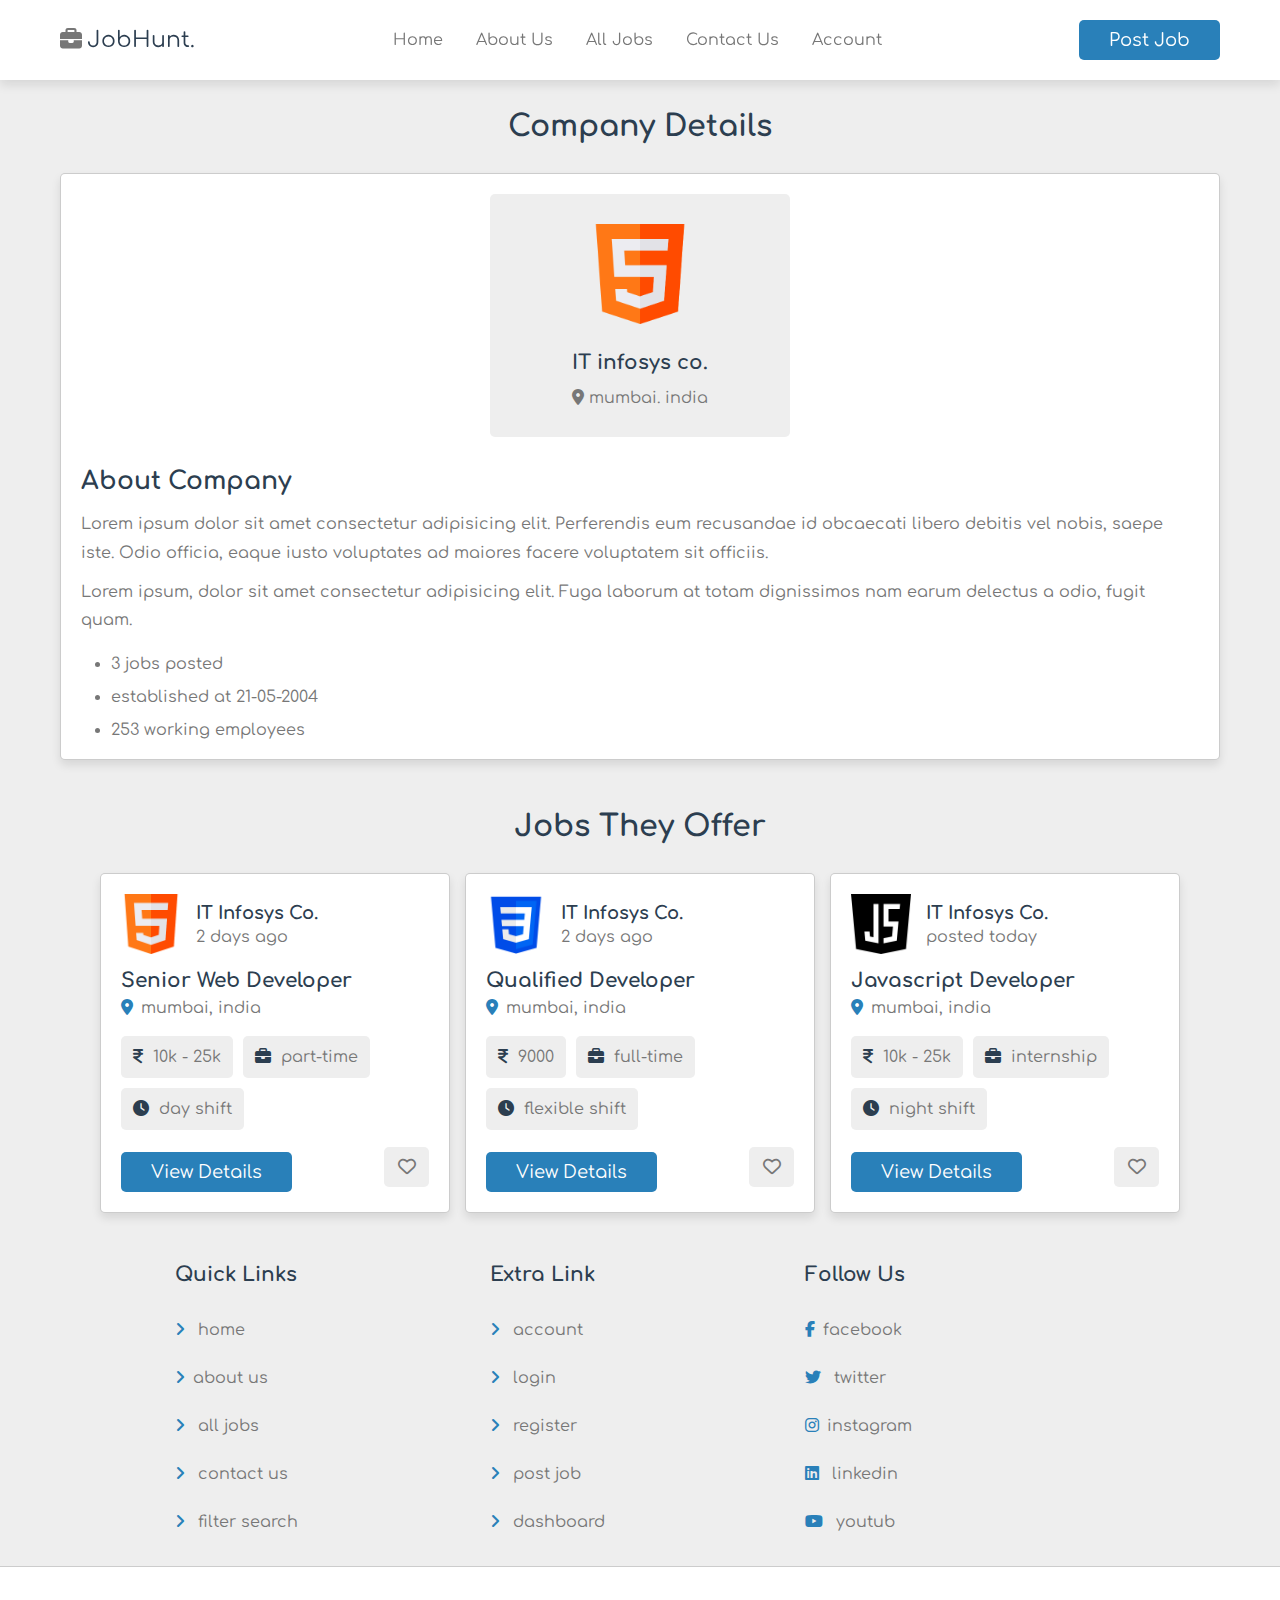
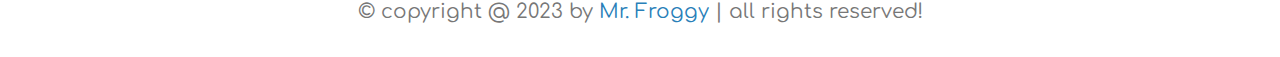
<file: Job Board page/view_company.html>
<!DOCTYPE html>
<html lang="en">
<head>
  <meta charset="UTF-8">
  <meta name="viewport" content="width=device-width, initial-scale=1.0">
  <title>View Company</title> 
  <!--custom css file link -->
 <link rel="stylesheet" href="style.css">
</head>
<body>
<!----Header section starts -->
   <header class="header">

    <section class="flex">

     <div id="menu-btn" class="fas fa-bars-staggered"></div>

      <a href="home.html" class="logo"><i class="fas fa-briefcase"></i>JobHunt.</a>

      <nav class="navbar">
        <a href="home.html">home</a>
        <a href="about.html">about us</a>
        <a href="jobs.html">all jobs</a>
        <a href="contact.html">contact us</a>
        <a href="login.html">account</a>
      </nav>

      <a href="#" class="btn" style="margin-top: 0;"> post job </a>
    </section>
   </header>
 <!-- header sectuin ends -->
<!-- company details section starts -->

<section class="view-company">
    <h1 class="heading">company details</h1>
    <div class="details">
        <div class="info">
            <img src="images/icon1.png" alt="">
            <h3>IT infosys co.</h3>
            <p><i class="fas fa-map-marker-alt"></i> mumbai. india </p>
        </div>
        <div class="description">
            <h3>about company</h3>
            <p>Lorem ipsum dolor sit amet consectetur adipisicing elit. Perferendis eum recusandae id obcaecati libero debitis vel nobis, saepe iste. Odio officia, eaque iusto voluptates ad maiores facere voluptatem sit officiis.</p>
            <p>Lorem ipsum, dolor sit amet consectetur adipisicing elit. Fuga laborum at totam dignissimos nam earum delectus a odio, fugit quam.</p>
        </div>
        <ul>
            <li>3 jobs posted</li>
            <li>established at 21-05-2004</li>
            <li>253 working employees</li>
        </ul>




    </div>
</section>

<!-- company details section ends -->
  <!-- job section start -->
  <section class="jobs-container">
    <h1 class="heading">Jobs They Offer</h1>
    <div class="box-container">
      <div class="box">
        <div class="company">
          <img src="images/icon1.png" alt="">
          <div>
            <h3>IT infosys co.</h3>
            <p> 2 days ago</p>
          </div>
        </div>
        <h3 class="job-title">senior web developer</h3>
        <p class="location"><i class="fas fa-map-marker-alt"></i>
       <span>mumbai, india</span> </p>
       <div class="tags">
        <p><i class="fas fa-indian-rupee-sign"></i> <span>10k - 25k</span> </p>
       <p><i class="fas fa-briefcase" ></i> <span>part-time</span></p>
       <p><i class="fas fa-clock" ></i> <span>day shift</span></p>
       </div>
       <div class="flex-btn">
        <a href="view_job.html" class="btn">view details</a>
        <button type="submit" class="far fa-heart" name="save"></button>
       </div>

       </div>
       <div class="box">
       <div class="company">
        <img src="images/icon2.png" alt="">
        <div>
          <h3>IT infosys co.</h3>
          <p> 2 days ago</p>
        </div>
      </div>
      <h3 class="job-title">qualified developer</h3>
      <p class="location"><i class="fas fa-map-marker-alt"></i>
     <span>mumbai, india</span> </p>
     <div class="tags">
      <p><i class="fas fa-indian-rupee-sign"></i> <span>9000</span> </p>
     <p><i class="fas fa-briefcase" ></i> <span>full-time</span></p>
     <p><i class="fas fa-clock" ></i> <span>flexible shift</span></p>
     </div>
     <div class="flex-btn">
      <a href="view_job.html" class="btn">view details</a>
      <button type="submit" class="far fa-heart" name="save"></button>
     </div>
     </div>
     <div class="box">
     <div class="company">
      <img src="images/icon3.png" alt="">
      <div>
        <h3>IT infosys co.</h3>
        <p> posted today</p>
      </div>
    </div>
    <h3 class="job-title">javascript developer</h3>
    <p class="location"><i class="fas fa-map-marker-alt"></i>
   <span>mumbai, india</span> </p>
   <div class="tags">
    <p><i class="fas fa-indian-rupee-sign"></i> <span>10k - 25k</span> </p>
   <p><i class="fas fa-briefcase" ></i> <span>internship</span></p>
   <p><i class="fas fa-clock" ></i> <span>night shift</span></p>
   </div>
   <div class="flex-btn">
    <a href="view_job.html" class="btn">view details</a>
    <button type="submit" class="far fa-heart" name="save"></button>
   </div>

     </div>

 </div>

    
   </section>
   <!-- job section end -->









<!----footer section start -->
  <footer class="footer">
    <section class="grid">

      <div class="box">
        <h3>quick links</h3>
        <a href="home.html"><i class="fas fa-angle-right"></i> home</a>
        <a href="about.html"><i class="fas fa-angle-right"></i>about us</a>
        <a href="jobs.html"><i class="fas fa-angle-right"></i> all jobs</a>
        <a href="contact.html"><i class="fas fa-angle-right"></i> contact us</a>
        <a href=""><i class="fas fa-angle-right"></i> filter search</a>
      </div>
      <div class="box">
        <h3>extra link</h3>
        <a href=""><i class="fas fa-angle-right"></i> account</a>
        <a href="login.html"><i class="fas fa-angle-right"></i> login</a>
        <a href="register.html"><i class="fas fa-angle-right"></i> register</a>
        <a href="#"><i class="fas fa-angle-right"></i> post job</a>
        <a href="#"><i class="fas fa-angle-right"></i> dashboard</a>
      </div>

      <div class="box">
        <h3>follow us</h3>
        <a href="#"><i class="fab fa-facebook-f"></i>facebook</a>
        <a href="#"><i class="fab fa-twitter"></i> twitter</a>
        <a href="#"><i class="fab fa-instagram"></i>instagram</a>
        <a href="#"><i class="fab fa-linkedin"></i> linkedin</a>
        <a href="#"><i class="fab fa-youtube"></i> youtub</a>


      </div>
    </section>
     <div class="credit">&copy; copyright @ 2023 by <span>Mr. Froggy</span> | all rights reserved!</div>

  </footer>


<!----footer section Ends -->


<!-- custom js file link-->
<script src="js/script.js"></script>

</body>
</html>
</file>
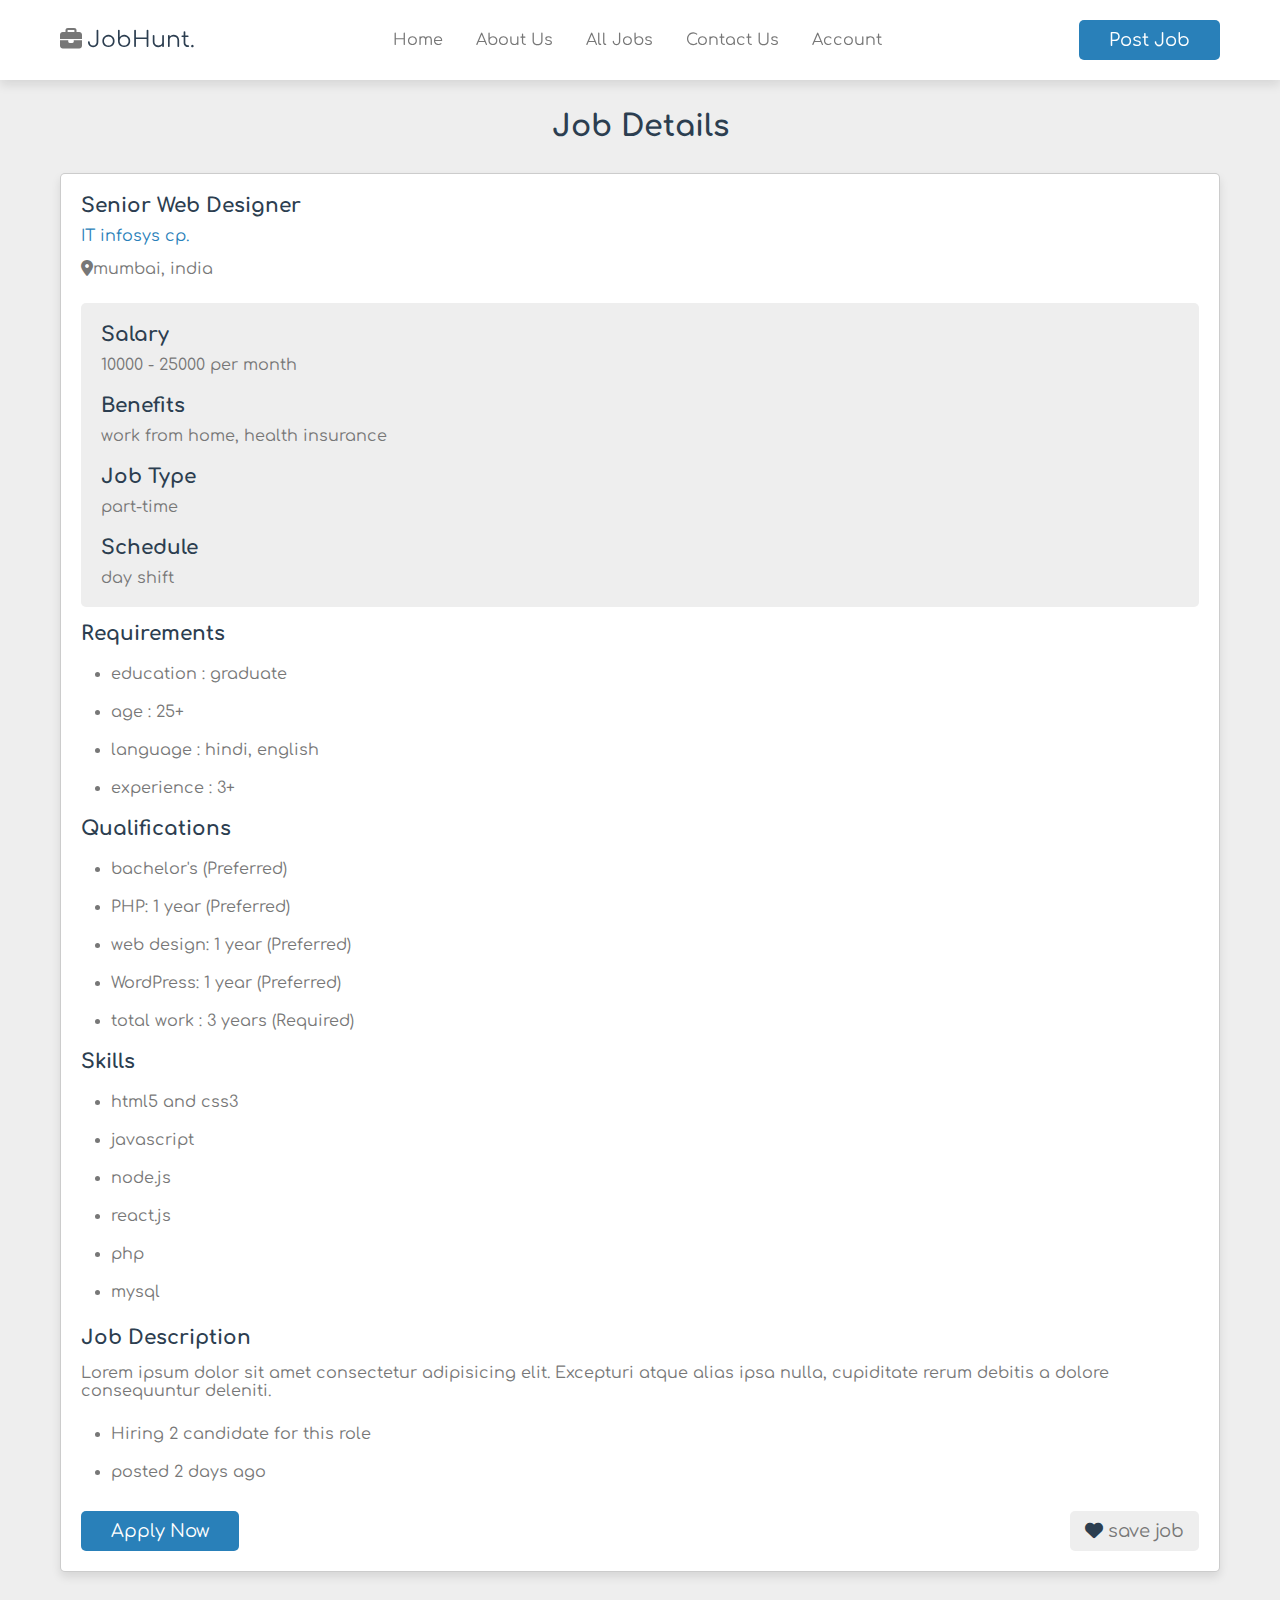
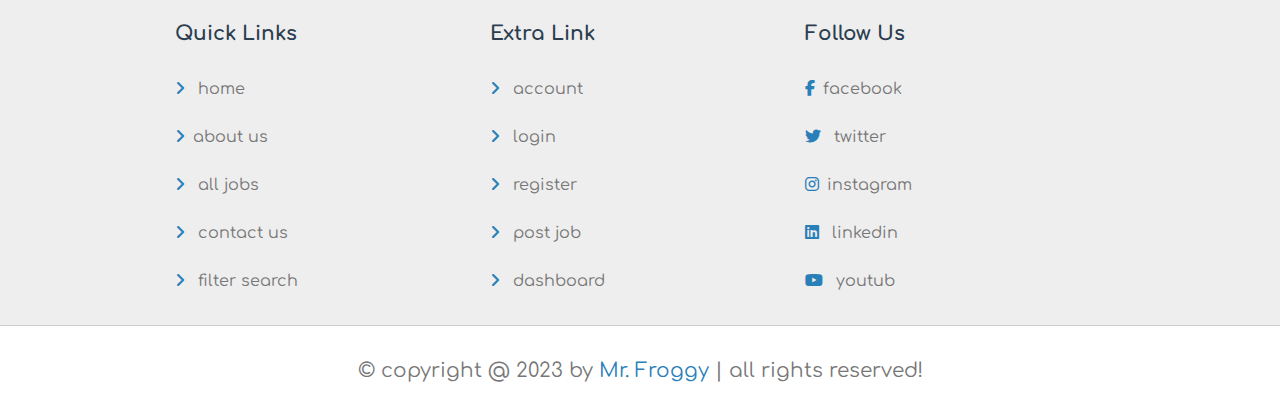
<file: Job Board page/view_job.html>
<!DOCTYPE html>
<html lang="en">
<head>
  <meta charset="UTF-8">
  <meta name="viewport" content="width=device-width, initial-scale=1.0">
  <title>View Job</title> 
  <!--custom css file link -->
 <link rel="stylesheet" href="style.css">
</head>
<body>
<!----Header section starts -->
   <header class="header">

    <section class="flex">

     <div id="menu-btn" class="fas fa-bars-staggered"></div>

      <a href="home.html" class="logo"><i class="fas fa-briefcase"></i>JobHunt.</a>

      <nav class="navbar">
        <a href="home.html">home</a>
        <a href="about.html">about us</a>
        <a href="jobs.html">all jobs</a>
        <a href="contact.html">contact us</a>
        <a href="login.html">account</a>
      </nav>

      <a href="#" class="btn" style="margin-top: 0;"> post job </a>
    </section>
   </header>

<!----Header section ends -->

<!-- view job section starts  -->

<section class="job-details">

    <h1 class="heading">job details</h1>
    <div class="details">
        <div class="job-info">
            <h3>senior web designer</h3>
        <a href="view_company.html">IT infosys cp.</a>
        <p><i class="fas fa-map-marker-alt"></i>mumbai, india
        </p>
        </div>
        <div class="basic-details">
            <h3>salary</h3>
            <p>10000 - 25000 per month</p>
            <h3>benefits</h3>
            <p>work from home, health insurance</p>
            <h3>job type</h3>
            <p>part-time</p>
            <h3>schedule</h3>
            <p>day shift</p>
        </div>
        <ul>
            <h3>requirements</h3>
            <li>education : <span>graduate</span></li>
            <li>age : <span>25+</span></li>
            <li>language : <span>hindi, english</span></li>
            <li>experience : <span>3+</span></li>
            
        </ul>
        <ul>
       <h3>qualifications</h3>
       <li>bachelor's (Preferred)</li>
       <li>PHP: 1 year (Preferred)</li>
       <li>web design: 1 year (Preferred)</li>
       <li>WordPress: 1 year (Preferred)</li>
       <li>total work  : 3 years (Required)</li>
      </ul>
      <ul>
        <h3>skills</h3>
        <li>html5 and css3</li>
        <li>javascript</li>
        <li>node.js</li>
        <li>react.js</li>
        <li>php</li>
        <li>mysql</li>
      </ul>
      <div class="description">
        <h3>job description</h3>
        <p>Lorem ipsum dolor sit amet consectetur adipisicing elit. Excepturi atque alias ipsa nulla, cupiditate rerum debitis a dolore consequuntur deleniti.</p>
        <ul>
            <li>Hiring 2 candidate for this role</li>
            <li>posted 2 days ago</li>
        </ul>
      </div>
      <form action="" method="post" class="flex-btn">
        <input type="submit" value="apply now" name="apply" class="btn">
        <button type="submit" class="save"><i class="fas fa-heart"></i><span>save job</span></button>
      </form>
    </div>
</section>





<!-- view job section ends  -->




<!----footer section start -->
  <footer class="footer">
    <section class="grid">

      <div class="box">
        <h3>quick links</h3>
        <a href="home.html"><i class="fas fa-angle-right"></i> home</a>
        <a href="about.html"><i class="fas fa-angle-right"></i>about us</a>
        <a href="jobs.html"><i class="fas fa-angle-right"></i> all jobs</a>
        <a href="contact.html"><i class="fas fa-angle-right"></i> contact us</a>
        <a href=""><i class="fas fa-angle-right"></i> filter search</a>
      </div>
      <div class="box">
        <h3>extra link</h3>
        <a href=""><i class="fas fa-angle-right"></i> account</a>
        <a href="login.html"><i class="fas fa-angle-right"></i> login</a>
        <a href="register.html"><i class="fas fa-angle-right"></i> register</a>
        <a href="#"><i class="fas fa-angle-right"></i> post job</a>
        <a href="#"><i class="fas fa-angle-right"></i> dashboard</a>
      </div>

      <div class="box">
        <h3>follow us</h3>
        <a href="#"><i class="fab fa-facebook-f"></i>facebook</a>
        <a href="#"><i class="fab fa-twitter"></i> twitter</a>
        <a href="#"><i class="fab fa-instagram"></i>instagram</a>
        <a href="#"><i class="fab fa-linkedin"></i> linkedin</a>
        <a href="#"><i class="fab fa-youtube"></i> youtub</a>


      </div>
    </section>
     <div class="credit">&copy; copyright @ 2023 by <span>Mr. Froggy</span> | all rights reserved!</div>

  </footer>


<!----footer section Ends -->


<!-- custom js file link-->
<script src="js/script.js"></script>

</body>
</html>
</file>
<file: Calculator/style.css>
@import url('https://fonts.googleapis.com/css2?family=Poppins:wght@500&display=swap');


*{
    margin: 0;
    padding: 0;
    box-sizing: border-box;
    font-family: 'Poppins', sans-serif;
}
body{
    width: 100%;
    height: 100vh;
    display: flex;
    justify-content: center;
    align-items: center;
    background: linear-gradient(45deg, #0a0a0a, #3a4452)
}

.calculator {
    border: 1px solid #717377;
    padding: 20px;
    border-radius: 16px;
    background: transparent;
    box-shadow: 0px 3px 15px rgba(113, 115, 119, 0.5);
}
input{
    width: 320px;
    border: none;
    padding: 24px;
    margin: 10px;
    background: transparent;
    box-shadow: 0px 3px 15px rgba(84, 84, 84, 0.1);
    font-size: 40px;
    text-align: right;
    cursor: pointer;
    color: #ffffff
}

input::placeholder {
    color: #ffffff;
}
.button{
    border: none;
    width: 60px;
    height: 60px;
    margin: 10px;
    border-radius: 50%;
    background: transparent;
   color: #ffffff;
   font-size: 20px;
   box-shadow: -8px -8px 15px rgba(255, 255, 255, 0.1);
   cursor: pointer;
}

.equalBtn{
   background-color:#fb7c14;
}

.operator{
    color: #6dee0a;
}
</file>
<file: Landing page/watch.css>
*{ padding: 0; margin:0; box-sizing: border-box;}
body{
    background-color: black;
    color: white;
}
nav {
    width: 100%;
    height: 100px;
    display: flex;
    justify-content: space-between;
    align-items: center;
    padding: 0px 100px;
    font-family: 'Poppins', sans-serif;
    position: absolute;
    top:0;
}
.menu a{
    text-decoration: none;
    color: white;
    font-size: 20px;
    padding: 10px 20px;
    margin: 0px 5px;

}
.menu a:last-child {
    background-color: #e74c3c;
    border-radius: 5px;
}
.menu a:hover {
    background: #e74c3c;
    border-radius: 5px;
    transition: 0.4d linear;
}
.line {
    position: absolute;
    top: 22%;
    left: 8%;
}
.box1 {
    width: 10px;
    height: 10px;
    background: white;
}
.box2 {
    width: 60px;
    height: 2px;
    background: white;
}
.box3 {
    width: 100px;
    height: 2px;
    background: white;
}
.container {
    width: 100%;
    height: 100vh;
    display: flex;
    justify-content: space-between;
    align-items: center;
    padding: 0px 100px;

}
.left{
    flex-basis: 40%;
    margin-right: 90px;
    padding-right: 120px;
}
.right{
    flex-basis: 50%;
    -webkit-box-reflect:below 1px linear-gradient(transparent, transparent, #0004)
}
.right img{
    width: 100%;
    margin-left: 90px;
    
}
.left h1 {
    font-size: 4.5rem;
    line-height: 4.5rem;
  
   
   
  
   
}
.left button {
   
        background: #e74c3c;
        color: white;
        padding: 10px 20px;
        margin-top: 30px;
        border: none;
        outline: none;
        border-radius: 5px;

}

.s-icon {
    position: absolute;
    bottom: 10%;
    left: 5%;

}

.s-icon img{
    width: 100px;
}
</file>
<file: online Quiz Makes/style.css>
@import url(https://fonts.googleapis.com/css?family=Poppins:100,100italic,200,200italic,300,300italic,regular,italic,500,500italic,600,600italic,700,700italic,800,800italic,900,900italic);

* {
    margin: 0;
    padding: 0; 
    box-sizing: border-box;
    font-family: "Poppins", sans-serif;
}
body {
    min-height: 100vh;
    display: flex;
    align-items: center;
    justify-content: center;
    background-color: #dddfeb;
}
.container {
    position: relative;
    width: 100%;
    max-width: 400px;
    background-color: #1f2847;
    padding: 30px;
    overflow: hidden;
    border-radius: 10px;
    box-shadow: 0 0 10px rgba(0, 0, 0, 0.1);
}
.heading {
    text-align: center;
    font-size: 40px;
    color: #fff;
    margin-bottom: 50px;
}
label {
    display: block;
    font-size: 12px;
    margin-bottom: 10px;
    color: #fff;
    
}
select {
    width: 100%;
    padding: 10px;
    border: none;
    text-transform: capitalize;
    border-radius: 5px;
    margin-bottom: 20px;
    background: #fff;
    color: #1f2847;
    font-size: 14px;
}
.start-screen .btn {
    margin-top: 50px;
}
.hide {
    display: none;
}
.btn {
    width: 100%;
    height: 60%;
    background: #0c80ef;
    border: none;
    border-radius: 10px;
    color: #fff;
    font-size: 25px;
    font-weight: 500;
    cursor: pointer;
    transition: all 0.3s linear;
}
.btn:hover {
    background-color: #0a6bc5;
}
.btn:disabled {
    cursor: not-allowed;
    background: #576081;
}
.btn.next {
    /*show when answer submit*/
    display: none;
}
.timer {
    width: 100%;
    height: 100px;
    display: flex;
    justify-content: center;
    align-items: center;
    flex-direction: column;
    margin-bottom: 30px;
}
.timer .progress {
    position: relative;
    width: 100%;
    height: 40px;
    background-color: transparent;
    border-radius: 30px;
    overflow: hidden;
    margin-bottom: 10px;
    border: 3px solid #3f4868;

}
.timer .progress .progress-bar {
    width: 50%;
    height: 100%;
    border-radius: 30px;
    overflow: hidden;
    background: linear-gradient(to right, #ea517c, #b478f1);
    transition: 1s linear;
}
.timer .progress .progress-text {
    position: absolute;
    top: 50%;
    left: 50%;
    transform: translate(-50%, -50%);
    color:#fff;
    font-size: 16px;
    font-weight: 500;
}
.question-wrapper .number {
    color: #a2aace;
    font-size: 25px;
    font-weight: 500;
    margin-bottom: 20px;
}
.question-wrapper .number .total {
    color: #576081;
    font-size: 18px;
}
.question-wrapper  .question {
    color:#fff;
    font-size: 20px;
    font-weight: 500;
    margin-bottom: 20px;
}
 .answer-wrapper .answer {
    width: 100%;
    height: 60px;
    padding: 20px;
    border-radius: 10px;
    color:#fff;
    border: 3px solid #3f4868;
  display: flex;
    align-items: center;
    justify-content: space-between;
    margin-bottom: 20px;
    cursor: pointer;
    transition: 0.3s linear;

}
.answer .checkbox {
    width: 20px;
    height: 20px;
    font-size: 12px;
    border-radius: 50%;
    border: 3px solid #3f4868;
    display: flex;
    align-items: center;
    justify-content: center;
    transition: all 0.3s;
}
.answer .checkbox .i {
    opacity: 0;
    color:#fff;
    font-size: 10px;
    transition: all 0.3s;
}
.answer:hover:not(.checked) .checkbox,
.answer.selected .checkbox {
    background-color: #0c80ef;
    border-color: #0c80ef;
}
.answer.selected .checkbox .icon {
    opacity: 1;
}
.answer.correct {
    border-color: #0cef2a;
}
.answer.wrong {
    border-color: #fc3939;
}
.question-wrapper,
.answer-wrapper{
    margin-bottom: 50px;
}
.end-screen .score {
    color:#fff;
    font-size: 25px;
    font-weight: 500;
    margin-bottom: 80px;
    text-align: center;
}

.score .score-text {
    color: #a2aace;
    font-size: 16px;
    margin-bottom: 120px;
    font-weight: 500;
}
@media(max-width:468) {
    .container {
        min-height: 100vh;
        max-width: 100%;
        border-radius: 0;
    }

}
/* Ui is complete let head tojs*/
</file>
<file: Job Board page/style.css>
@import url('https://cdnjs.cloudflare.com/ajax/libs/font-awesome/6.4.2/css/all.min.css');

@import url('https://fonts.googleapis.com/css2?family=Comfortaa:wght@300;400;500;600;700&display=swap');
:root {
    --main-color:#2980b9;
    --red: red;
    --light-color: #777;
    --light-bg:#eee;
    --black: #2c3e50;
    --white:#fff;
    --box-shadow: 0 .5rem 1rem rgba(0, 0, 0, .1);
    --border: .1rem solid rgba(0, 0, 0, .2);
}

*{
    font-family: 'Comfortaa', cursive;
    margin: 0; padding: 0;
    box-sizing: border-box;
    text-decoration: none;
    outline: none; border: none;

}

*::selection{
    background-color: var(--main-color);
    color: var(--white);
}
::-webkit-scrollbar{
    width: 1rem;
    height: .5rem;
}
::-webkit-scrollbar-track{
    background-color: transparent;
}
::-webkit-scrollbar-thumb{
    background-color: var(--main-color);
}
html {
    font-size: 62.5%;
    overflow-x: hidden;
    scroll-padding-top: 7rem;
    scroll-behavior: smooth;
}
body {
    background-color: var(--light-bg);
}

section{
    padding: 2rem;
    margin: 0 auto;
    max-width: 1200px;
}

.heading{
    text-align: center;
    margin-bottom: 2rem;
    font-size: 3rem;
    color: var(--black);
    text-transform: capitalize;
    padding: 1rem 0;

}
.section-title{
    border-top: 1rem solid var(--main-color);
    border-bottom: 1rem solid var(--main-color);
    background-color: var(--black);
    color: var(--white);
    text-align: center;
    padding: 6rem 2rem;
    font-size: 6rem;
    text-transform: capitalize;
}

.btn{
    display: inline-block;
    margin-top: 1rem;
    padding: 1rem 3rem;
    cursor: pointer;
    font-size: 1.8rem;
    color: var(--white);
    background-color: var(--main-color);
    border-radius: .5rem;
    text-transform: capitalize;
    text-align: center;
}

.btn:hover{
    background-color: var(--black);
}

.flex-btn{
    display: flex;
    align-items: center;
    justify-content: space-between;
    column-gap: 1rem;
    flex-wrap: wrap;

}

.header{
    position: sticky;
    top: 0; left: 0; right: 0;
    background-color: var(--white) ;
    box-shadow: var(--box-shadow);
    z-index: 1000;
}
.header .flex {
    position: relative;
    display: flex;
    align-items: center;
    justify-content: space-between;
}
#menu-btn{
    font-size: 2.7rem;
    color:var(--black);
    cursor: pointer;
    display: none;
}
.header .flex .logo {
    font-size: 2.2rem;
    color: var(--black)
}
.header .flex .logo i{
    margin-right: .5rem;
    color: var(--light-color);
}
.header .flex .navbar a{
    display: inline-block;
    padding: 1rem 1.5rem;
    font-size: 1.6rem;
    color: var(--light-color);
    border-radius: .5rem;
    text-transform: capitalize;
}
.header .flex .navbar a:hover{
    background-color: var(--main-color);
    color: var(--white);
}

.home-container{
    background: url('/images/home-bg2.jpg');
    background-size: cover;
    background-position: center;
    background-attachment: fixed;
    background-blend-mode: color;
    
}
.home-container .home{
    min-height: 80vh;
    display: flex;
    align-items: center;
    justify-content: center;
}
.home-container .home form{
    background-color: var(--white);
    width: 50rem;
    border-radius: .5rem;
    padding: 2rem;
    text-align: center;
}
.home-container .home form h3{
    font-size: 2.5rem;
    color: var(--black);
    margin-bottom: 1rem;
    text-transform:capitalize;
}

.home-container .home form p{
    text-align: left;
    font-size: 1.6rem;
    color: var(--light-color);
    padding-top: 1rem; 
}
.home-container .home form p span{
    color: var(--red);
}
.home-container .home form .input{
    width: 100%;
    border-radius: .5rem;
    margin: 1rem 0;
    background-color: var(--light-bg);
    padding: 1.4rem;
    font-size: 1.8rem;
    color:var(--black);
}
.category .box-container{
    display:grid;
    grid-template-columns: repeat(auto-fit, 25rem);
    justify-content: center;
    align-items: flex-start;
    gap: 1.5rem;
}
.category .box-container .box{
    border-radius: .5rem;
    box-shadow: var(--border);
    border: var(--border);
    padding: 2rem;
    background: var(--white);
    display:  flex;
    align-items: center;
    gap: 2rem;
}
.category .box-container .box i{
    height: 4.5rem;
    width: 5rem;
    line-height: 4.5rem;
    font-size: 1.8rem;
    color: var(--black);
    border-radius: .5rem;
    background-color: var(--light-bg);
    text-align: center;
}
.category .box-container .box h3{
    font-size: 1.8rem;
    color: var(--black);
    padding-bottom: .5rem;
    text-transform: capitalize;
}
.category .box-container .box span{
    color: var(--light-color); 
    font-size: 1.6rem;
}
.category .box-container .box:hover{
    background-color: var(--black);
}
.category .box-container .box:hover h3{
    color: var(--white);
}
.category .box-container .box:hover span{
    color: var(--white);
}
.category .box-container .box:hover i{
    color: var(--black);
    background-color: var(--white);
}

.jobs-container .box-container{
    display: grid;
    grid-template-columns: repeat(auto-fit, 35rem);
    gap: 1.5rem;
    align-items: flex-start;
    justify-content: center;

}

.jobs-container .box-container .box{
    background-color: var(--white);
    border-radius: .5rem;
    border: var(--border);
    padding: 2rem;
    box-shadow: var(--box-shadow);
    overflow-x: hidden;
}
.jobs-container .box-container .box .company{
    display: flex;
    align-items: center;
    gap: 1.5rem;
    margin-bottom:1.5rem;
}
.jobs-container .box-container .box .company img{
    height: 6rem;
    width: 6rem;
    object-fit: contain;

}
.jobs-container .box-container .box .company h3{
    font-size: 1.8rem;
    color: var(--black);
    text-overflow: ellipsis;
    overflow-x: hidden;
    text-transform: capitalize;
    padding-bottom: .5rem;

}
.jobs-container .box-container .box .company p{
    color: var(--light-color);
    font-size: 1.6rem;
}
.jobs-container .box-container .box .job-title{
    font-size: 2rem;
    color: var(--black);
    text-transform: capitalize;
    overflow-x: hidden;
    text-overflow: ellipsis;
}
.jobs-container .box-container .box .location{
    padding: .7rem 0;
    font-size: 1.6rem;
    color: var(--light-color);
}
.jobs-container .box-container .box .location i{
    margin-right: .3rem;
    color: var(--main-color);
}

.jobs-container .box-container .box .tags{
    display: flex;
    flex-wrap: wrap;
    gap: 1rem;
    margin: 1.2rem 0;
}
.jobs-container .box-container .box .tags p{
    padding: 1.2rem;
    border-radius: .5rem;
    background-color: var(--light-bg);
    font-size: 1.6rem;
    color: var(--light-color);
}
.jobs-container .box-container .box .tags p i{
    margin-right: .5rem;
    color: var(--black);
}
.jobs-container .box-container .box .fa-heart{
    background-color: var(--light-bg);
    border-radius: .5rem;
    color: var(--light-color);
    font-size: 1.8rem;
    cursor: pointer;
    height: 4rem;
    width: 4.5rem;
    line-height: 4rem;
}
.jobs-container .box-container .box .fa-heart:hover{
    background-color: var(--black);
    color: var(--white);
}
.about img{
    width: 100%;
    margin-bottom: 1.5rem; 

}
.about .box{
    background-color: var(--white);
    border-radius: .5rem;
    border: var(--border);
    padding: 2rem;
    box-shadow: var(--box-shadow);
    /*border: 3px solid rgba(0,0,0, 0.2);
    margin-top: -1.5%; */
}
.about .box h3{
    font-size: 2.5rem;
    color: var(--black);
    margin-bottom: 1rem;
    text-transform: capitalize;
}
.about .box p{
    padding: 1rem 0;
    line-height: 1.8rem;
    color: var(--light-color);
    font-size: 1.6rem;
}
.reviews .box-container{
    display:grid;
    grid-template-columns: repeat(auto-fit, 35rem);
    gap: 1.5rem;
    align-items: flex-start;
    justify-content: center;
}
.reviews .box-container .box{
    background-color: var(--white);
    box-shadow: var(--box-shadow);
    border: var(--border);
    border-radius: .5rem;
    padding: 2rem;
}
.reviews .box-container .box .stars{
    margin-bottom: 1.5rem;
}
.reviews .box-container .box .stars i{
    color: var(--main-color);
    font-size: 1.8rem;
}
.reviews .box-container .box .title{
    text-transform: capitalize;
    font-size: 2rem;
    color: var(--black);
    text-align: right;
}
.reviews .box-container .box  p{
    text-align: right;
    font-size: 1.6rem;
    color: var(--light-color);
    padding: 1rem 0;
    line-height: 1.8rem;
}
.reviews .box-container .box .user{
    display: flex;
    gap: 1.5rem;
    margin-top: 1rem;
    align-items: center;
}
.reviews .box-container .box .user img{
    height: 6rem;
    width: 6rem;
    border-radius: 50%;
    object-fit: cover;
}
.reviews .box-container .box .user h3{
    font-size: 2rem;
    color: var(--black);
    margin-bottom: .5rem;
    text-transform: capitalize;
}
.reviews .box-container .box .user span{
    color: var(--light-color);
    font-size: 1.6rem;
} 
.job-filter form{
    background-color: var(--white);
    box-shadow: var(--box-shadow);
    border: var(--border);
    border-radius: .5rem;
    padding: 2rem;
}
.job-filter form .flex{
    display:flex;
    flex-wrap: wrap;
    column-gap: 1rem;
}
.job-filter form .flex .box{
    flex: 1 1 40rem;
}
.job-filter form .flex .box p{
    font-size: 1.6rem;
    color: var(--light-color);
}
.job-filter form .flex .box p span{
    color: var(--red);
}
.job-filter form .flex .box  .input{
    width: 100%;
    border-radius: .5rem;
    padding: 1.4rem;
    color: var(--black);
    margin: 1rem 0;
    background-color: var(--light-bg);
    font-size: 1.8rem;
}
.job-filter form .dropdown-container{
    margin-top: 1rem;
    display: flex;
    flex-wrap: wrap;
    gap: 1rem;
}
.job-filter form .dropdown-container .dropdown{
    flex: 1 1 20rem;
    position: relative;
}
.job-filter form .dropdown-container .dropdown .output{
    width: 100%;
    background: var(--light-bg);
    border-radius: .5rem;
    padding: 1.4rem;
    font-size: 1.8rem;
    color: var(--black);
    text-align: center;
    user-select: none;
    cursor: pointer;
}
.job-filter form .dropdown-container .dropdown .output:placeholder-shown{
   text-transform: capitalize;

}
.job-filter form .dropdown-container .dropdown  .lists{
    position: absolute;
    top: 100%; left:0; right: 0;
    background-color: var(--white);
    padding: 1rem;
    border-radius: .5rem;
   border: var(--border);
   box-shadow: var(--box-shadow);
   z-index: 10;
   transform: scaleY(0);
   transform-origin: top;
}
.job-filter form .dropdown-container .dropdown  .lists .items{
    padding: 1.2rem 1.4rem;
    border-radius: .5rem;
    font-size: 1.8rem;
    color: var(--black);
   cursor: pointer;
}
.job-filter form .dropdown-container .dropdown  .lists .items:hover{
    background-color: var(--light-bg);
}
.job-filter form .dropdown-container .dropdown  .lists:hover,
.job-filter form .dropdown-container .dropdown:hover  .lists,
.job-filter form .dropdown-container .dropdown .output:focus + .lists,
.job-filter form .dropdown-container .dropdown .output:focus-within + .lists{
    transform: scaleY(1);
    transition: .2s linear;

 }
.job-details .details{
 background-color: var(--white);
    border-radius: .5rem;
    border: var(--border);
    padding: 2rem;
    box-shadow: var(--box-shadow);
    overflow-x: hidden;
 }
 .job-details .details h3{
    margin-bottom: 1rem;
    font-size: 2rem;
    color: var(--black);
    text-transform: capitalize;
    overflow-x:hidden;
    text-overflow: ellipsis;
 }
 .job-details .details .job-info a{
    display: block;
    font-size: 1.6rem;
    color: var(--main-color);
    margin: .5rem 0;

 }
 .job-details .details .job-info a:hover{
    text-decoration: underline;

 }
 .job-details .details .job-info p{
    padding: 1rem 0; 
    font-size: 1.6rem;
    color: var(--light-color);
 }
 .job-details .details .basic-details{
    background-color: var(--light-bg);
    margin: 1.5rem 0;
    border-radius: .5rem;
    padding: 2rem;
    padding-bottom: 0;
 }
 .job-details .details .basic-details p{
    color: var(--light-color);
    padding-bottom: 2rem;
    font-size: 1.6rem;
 }
 .job-details .details ul {
    margin: 1rem 0;

 }
 .job-details .details ul li{
    padding: 1rem 0;
    font-size: 1.6rem;
    color: var(--light-color);
    margin-left: 3rem;
 }
 .job-details .details .description{
    margin-top: 1.5rem;
 }
 .job-details .details .description p{
    font-size: 1.6rem;
    color: var(--light-color);
    line-height: 1.8rem;
    padding: .5rem 0;
 }
 .job-details .details .save{
    background-color: var(--light-bg);
    border-radius: .5rem;
    padding: 1rem 1.5rem;
    cursor: pointer;
    font-size: 1.8rem;
    margin-top: 1rem;
 }
 .job-details .details .save:hover{
background-color: var(--black);

 }
 .job-details .details .save i{
    margin-right: .5rem;
    color: var(--black)
 }
 .job-details .details .save span{
    color: var(--light-color);
 }

 .job-details .details .save:hover i{
    color: var(--white);
    
 }

 .job-details .details .save:hover span{
  color: var(--white);
        }
 
.view-company .details{
    background-color: var(--white);
    box-shadow: var(--box-shadow);
    border: var(--border);
    border-radius: .5rem;
    background-color: var(--white);
    padding: 2rem;

}
.view-company .details .info{
    max-width: 30rem;
    margin: 0 auto;
    border-radius: .5rem;
    background-color: var(--light-bg);
    padding: 3rem 2rem;
    text-align: center;

}

.view-company .details .info img {
    height:  10rem;
    width: 10rem;
    object-fit: contain ;
    margin-bottom: 1rem;
}
.view-company .details .info h3{
    padding: 1.5rem 0;
    font-size: 2rem;
    color: var(--black);
}
.view-company .details .info p{
    font-size: 1.6rem;
    color: var(--light-color);
}
.view-company .details .description{
    margin-top: 2rem;
}
.view-company .details .description h3{
    font-size: 2.5rem;
    color: var(--black);
    padding: 1rem 0;
    text-transform: capitalize;

}
.view-company .details .description p{
    padding: .5rem 0;
    font-size: 1.6rem;
    color: var(--light-color);
    line-height: 1.8; 
}
.view-company .details ul li{
    margin-left: 3rem;
    font-size: 1.6rem;
    color: var(--light-color);
    padding-top: 1.5rem;
}

.contact .box-container{
    display: grid;
    grid-template-columns: repeat(auto-fit, 35rem);
    gap: 1.5rem;
    align-items: center;
    justify-content: center;

}
.contact .box-container .box{
    background-color:var(--white);
    border:var(--border);
    border-radius: .5rem;
    box-shadow:var(--box-shadow);
    padding:3rem 2rem;
    text-align: center;
}
.contact .box-container .box i{
     height: 4.5rem;
     width: 5rem;
     line-height: 4.5rem;
     font-size: 2rem;
     color:var(--white);
     background-color:  var(--black);
    border-radius: .5rem;
    margin-bottom:2rem;
}
.contact .box-container .box a{
    display: block ;
    padding-top: .5rem;
    font-size: 1.6rem;
    color: var(--light-color);
    line-height: 1.5;
}
.contact form{
    margin-top: 2rem;
    background-color:var(--white);
    border:var(--border);
    border-radius: .5rem;
    box-shadow:var(--box-shadow);
    padding: 2rem;
    text-align: center;
}
.contact form h3{
    font-size: 2.5rem;
    color:var(--black);
    text-transform: capitalize;
    margin-bottom: 1rem;
}
.contact form .flex{
    display: flex;
    flex-wrap:wrap;
    column-gap: 1rem;
}
.contact form .flex .box{
   flex: 1 1 40rem;
}
.contact form .input{
    width: 100%;
    border-radius: .5rem;
    padding: 1.4rem;
    font-size: 1.8rem;
    background-color:var(--light-bg) ;
    margin: 1rem 0;
}
.contact form p{
    text-align: left;
    font-size: 1.5rem;
    padding-top: 1rem;
    color: var(--light-color);
}
.contact form p span{
    color:var(--red) ;
}
.contact form .textarea{
  height: 15rem;
  resize: none;
}
.account-form-container{
    background: url('../images/account-bg.jpg'), rgba(0, 0, 0, .2) no-repeat;
    background-size: cover;
    background-position: center;
    background-attachment: fixed;
    background-blend-mode: color;
}
.account-form-container .account-form{
    min-height: 80vh;
    display: flex;
    align-items: center;
    justify-content: center;
}
.account-form-container .account-form form{
    background-color:var(--white);
    border-radius: .5rem;
    padding: 3rem 2rem;
    width: 50rem;
    text-align: center;
}
.account-form-container .account-form form h3{
    font-size: 2.5rem;
    color: var(--black);
    text-transform: capitalize;
    margin-bottom: 1rem;
}
.account-form-container .account-form form .input{
  width: 100%;
  margin: 1rem 0;
  font-size: 1.8rem;
  padding: 1.4rem;
  background-color:var(--light-bg);
  border-radius: .5rem;
}
.account-form-container .account-form form p{
 padding: 1rem 0;
 font-size: 1.6rem;
 color:var(--light-color);
}

.account-form-container .account-form form p a{
    color: var(--main-color);
}
.account-form-container .account-form form p a:hover{
    color: var(--black);
    text-decoration: underline;
}

















   

















.footer .grid{
    display: grid;
    grid-template-columns: repeat(auto-fit, 30rem);
    gap: 1.5rem;
    justify-content: center;
    align-items: flex-start;

}
.footer .grid .box h3{
    font-size: 2rem;
    color: var(--black);
    margin: 1rem 0;
    padding-bottom: 1rem;
    text-transform: capitalize;
}
.footer .grid .box a{
    display: block;
    padding: 1.5rem 0;
    font-size: 1.6rem;
    color: var(--light-color);

}
.footer .grid .box a i{
    color: var(--main-color);
    margin-right: .8rem;
    transition: .2s linear;
}

.footer .grid .box a:hover i{
    margin-right: 2rem;
}

.footer .credit{
    text-align: center;
    padding: 3rem 2rem;
    border-top: var(--border);
    background-color: var(--white);
    font-size: 2rem;
    color: var(--light-color);
    line-height: 1.5;
}
.footer .credit span{
    color: var(--main-color);
    text-transform: capitalize;
}





/* media queries */


@media (max-width:991px){
    html{
        font-size:55%;
    }
    .section-title{
        font-size: 5rem;
    }
}
@media (max-width:768px){
   
 #menu-btn{
    display: inline-block;
 }
 .header .flex .navbar{
    position: absolute;
    top: 99%; left:0; right:0;
    border-top: var(--border);
    background-color: var(--white);
    padding: 1rem .5rem;
    clip-path: polygon(0 0, 100% 0, 100% 0, 0 0);
    transition: .2s linear;
 }
 .header .flex .navbar.active{
    clip-path: polygon(0 0, 100% 0, 100% 100%, 0 100%);
 }
 .header .flex .navbar a{
    display:block;
    padding: 1.5rem 2rem;
 }
 .category .box-container{
    grid-template-columns: repeat(auto-fit), 16.5rem;
 }
 .category .box-container .box{
    flex-flow: column;
    text-align: center;
 }
 .section-title{
    font-size: 4rem;
    padding: 4rem 2rem;
}

}


@media (max-width:450px){
    html{
        font-size:50%;
    }
    .section-title{
        font-size: 3.5rem;
    }
}
</file>
